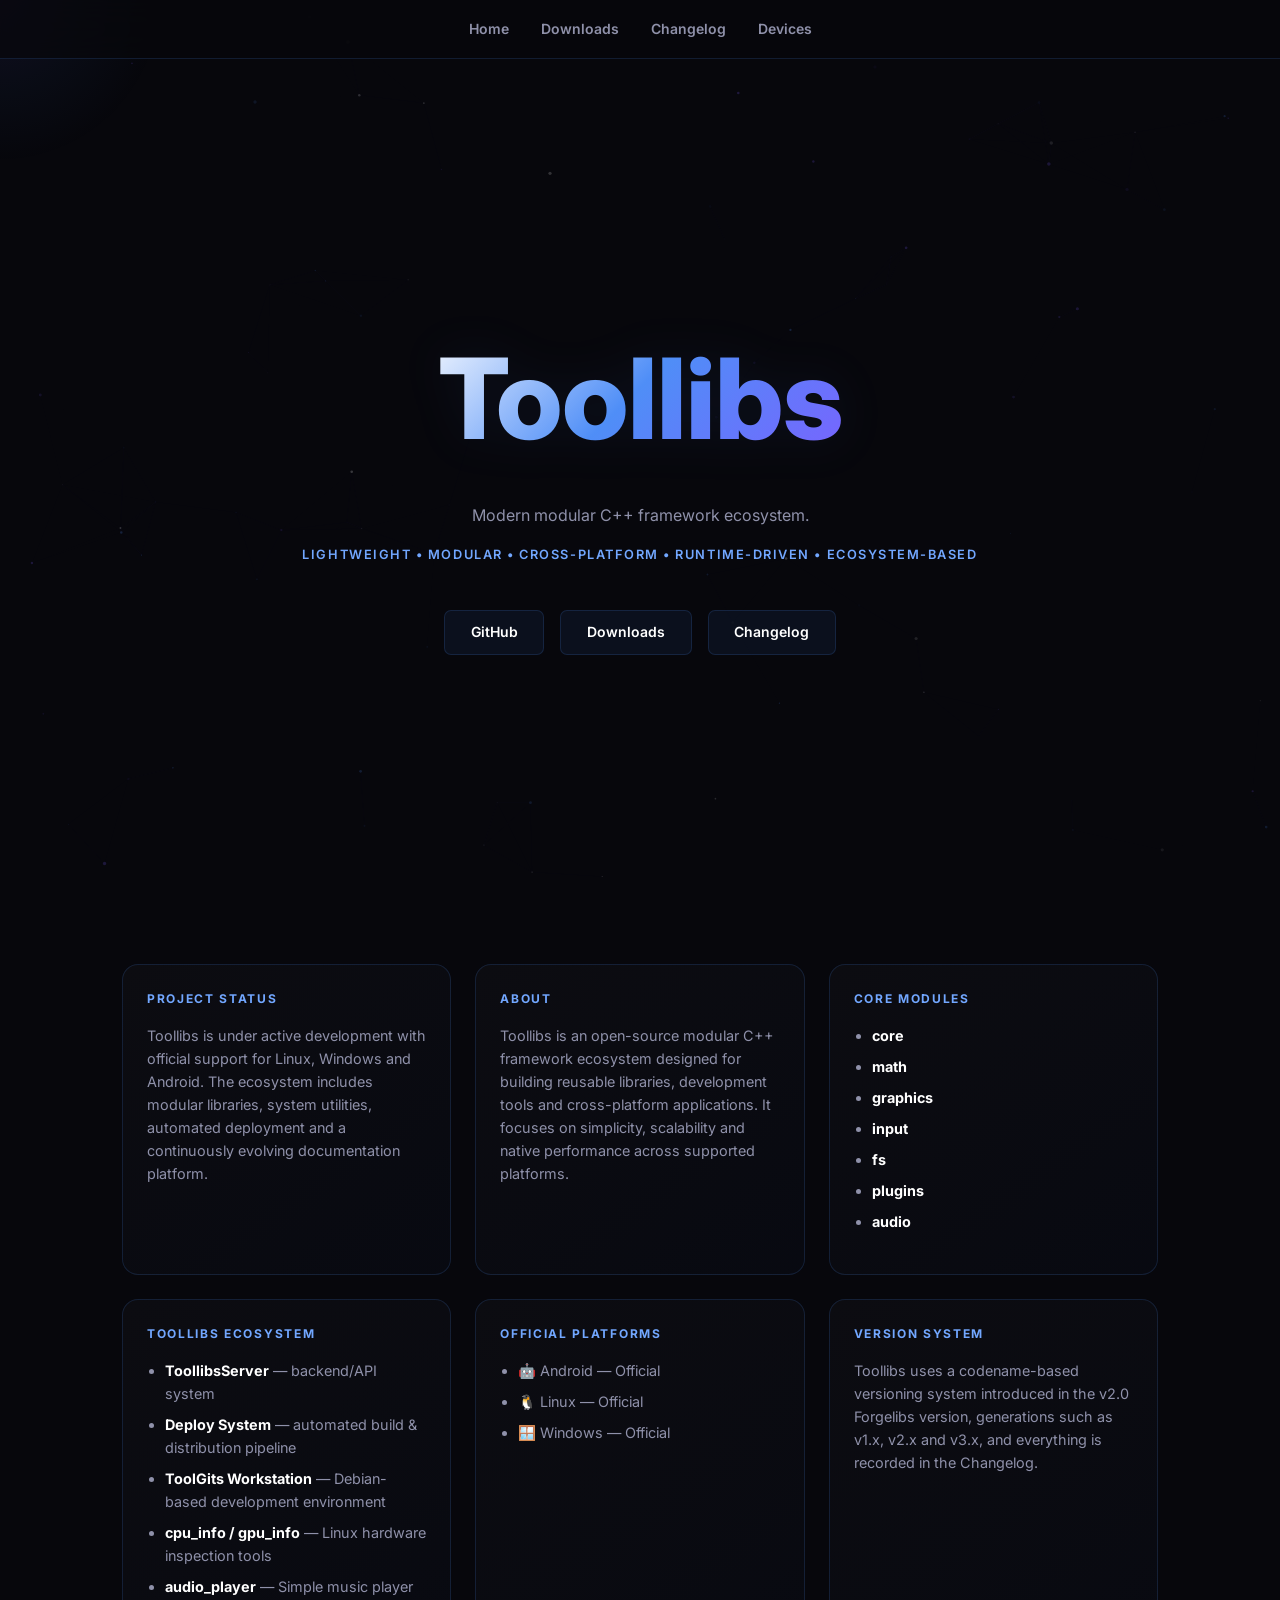
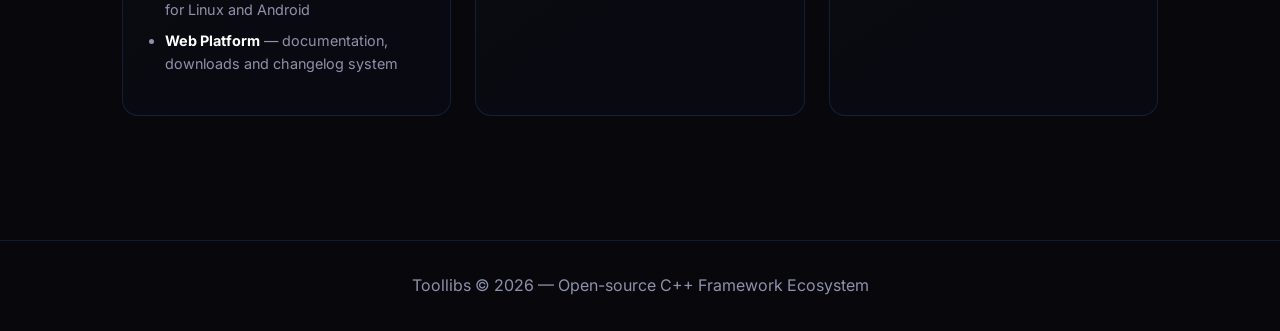
<file: docs/index.html>
<!DOCTYPE html>
<html lang="en">
<head>
  <meta charset="UTF-8">
  <meta name="viewport" content="width=device-width, initial-scale=1.0">
  <title>Toollibs — Modern Modular C++ Framework Ecosystem</title>
  <meta name="description" content="Toollibs is a modern modular C++ framework ecosystem for Linux, Windows and Android.">
  <link rel="canonical" href="https://toolgits.github.io/Toollibs/">
  <meta property="og:title" content="Toollibs — Modern Modular C++ Framework Ecosystem">
  <meta property="og:description" content="Modern modular C++ framework ecosystem for Linux, Windows and Android.">
  <meta property="og:type" content="website">
  <meta property="og:url" content="https://toolgits.github.io/Toollibs/">
  <meta property="og:image" content="https://toolgits.github.io/Toollibs/assets/Toollibs_newlogo.png">
  <meta property="og:image:alt" content="Toollibs logo">
  <meta name="google-site-verification" content="HNL-tHTLrDzS2yHfzAWBgTxmeaYajcRFndB6JZFLwmE" />
  <link rel="preconnect" href="https://fonts.googleapis.com">
  <link rel="preconnect" href="https://fonts.gstatic.com" crossorigin>
  <link href="https://fonts.googleapis.com/css2?family=Inter:wght@400;500;600;700;800&display=swap" rel="stylesheet">
<link rel="stylesheet" href="style-modern.css">

</head>
<body>
  <canvas id="bg"></canvas>
  <div class="cursor-glow" id="glow"></div>

  <nav>
    <a href="index.html">Home</a>
    <a href="downloads.html">Downloads</a>
    <a href="changelog.html">Changelog</a>
    <a href="devices.html">Devices</a>
  </nav>

  <header class="hero">
    <h1>Toollibs</h1>
    <p class="subtitle">
      Modern modular C++ framework ecosystem.
    </p>
    <p class="tagline">
      Lightweight • Modular • Cross-platform • Runtime-driven • Ecosystem-based
    </p>
    <div class="hero-buttons">
      <a class="button"
         href="https://github.com/ToolGits/Toollibs"
         target="_blank"
         rel="noopener noreferrer">
        GitHub
      </a>
      <a class="button" href="downloads.html">
        Downloads
      </a>
      <a class="button" href="changelog.html">
        Changelog
      </a>
    </div>
  </header>

  <main>
    <div class="grid">
<section>

<h2>Project Status</h2>

<p>
Toollibs is under active development with official support for
Linux, Windows and Android. The ecosystem includes modular libraries,
system utilities, automated deployment and a continuously evolving
documentation platform.
</p>

</section>

<section>

<h2>About</h2>

<p>
Toollibs is an open-source modular C++ framework ecosystem designed
for building reusable libraries, development tools and cross-platform
applications. It focuses on simplicity, scalability and native
performance across supported platforms.
</p>

</section>

      <section>
        <h2>Core Modules</h2>
        <ul>
          <li><strong>core</strong></li>
          <li><strong>math</strong></li>
          <li><strong>graphics</strong></li>
          <li><strong>input</strong></li>
          <li><strong>fs</strong></li>
          <li><strong>plugins</strong></li>
          <li><strong>audio</strong></li>
        </ul>
      </section>

      <section>
        <h2>Toollibs Ecosystem</h2>
        <ul>
          <li><strong>ToollibsServer</strong> — backend/API system</li>
          <li><strong>Deploy System</strong> — automated build & distribution pipeline</li>
          <li><strong>ToolGits Workstation</strong> — Debian-based development environment</li>
          <li><strong>cpu_info / gpu_info</strong> — Linux hardware inspection tools</li>
          <li><strong>audio_player</strong> — Simple music player for Linux and Android</li>
          <li><strong>Web Platform</strong> — documentation, downloads and changelog system</li>
        </ul>
      </section>

<section>

<h2>Official Platforms</h2>

<ul>
  <li>🤖 Android — Official</li>
  <li>🐧 Linux — Official</li>
  <li>🪟 Windows — Official</li>
</ul>

</section>

      <section>
        <h2>Version System</h2>
        <p>
          Toollibs uses a codename-based versioning system introduced in the v2.0 Forgelibs version,
          generations such as v1.x, v2.x and v3.x, and everything is recorded in the Changelog.
        </p>
      </section>
    </div>
  </main>

  <footer>
    <p>Toollibs © 2026 — Open-source C++ Framework Ecosystem</p>
  </footer>

  <script src="system.js"></script>
<script>
  const canvas = document.getElementById('bg');
  const glow = document.getElementById('glow');

  const colors = [
    [79, 142, 247],
    [124, 95, 255],
    [255, 255, 255]
  ];

  if (canvas) {
    const ctx = canvas.getContext('2d');

    let W = 0;
    let H = 0;
    let dots = [];

    function resize() {
      W = canvas.width = window.innerWidth;
      H = canvas.height = window.innerHeight;
    }

    function mkDot() {
      return {
        x: Math.random() * W,
        y: Math.random() * H,
        r: Math.random() * 1.4 + 0.4,
        vx: (Math.random() - 0.5) * 0.3,
        vy: (Math.random() - 0.5) * 0.3,
        a: Math.random(),
        color: colors[Math.floor(Math.random() * colors.length)]
      };
    }

    function initDots() {
      const count = window.innerWidth < 768 ? 55 : 90;
      dots = Array.from({ length: count }, mkDot);
    }

    function drawDots() {
      ctx.clearRect(0, 0, W, H);

      for (let i = 0; i < dots.length; i++) {
        const d = dots[i];

        d.x += d.vx;
        d.y += d.vy;

        if (d.x < 0) d.x = W;
        if (d.x > W) d.x = 0;
        if (d.y < 0) d.y = H;
        if (d.y > H) d.y = 0;

        for (let j = i + 1; j < dots.length; j++) {
          const b = dots[j];

          const dx = d.x - b.x;
          const dy = d.y - b.y;
          const dist = Math.sqrt(dx * dx + dy * dy);

          if (dist < 130) {
            ctx.strokeStyle =
              `rgba(124,95,255,${0.12 * (1 - dist / 130)})`;

            ctx.lineWidth = 0.5;

            ctx.beginPath();
            ctx.moveTo(d.x, d.y);
            ctx.lineTo(b.x, b.y);
            ctx.stroke();
          }
        }

        const [r, g, b] = d.color;

        ctx.fillStyle =
          `rgba(${r},${g},${b},${d.a * 0.6})`;

        ctx.beginPath();
        ctx.arc(d.x, d.y, d.r, 0, Math.PI * 2);
        ctx.fill();
      }

      requestAnimationFrame(drawDots);
    }

    resize();
    initDots();
    drawDots();

    window.addEventListener('resize', () => {
      resize();
      initDots();
    });
  }

if (glow && window.matchMedia('(hover: hover) and (pointer: fine)').matches) {
  function moveGlow(event) {
    glow.style.left = `${event.clientX}px`;
    glow.style.top = `${event.clientY}px`;
    glow.style.opacity = '1';
  }

  window.addEventListener('mousemove', moveGlow);

  window.addEventListener('mouseleave', () => {
    glow.style.opacity = '0';
  });
}

  const cards = document.querySelectorAll('.grid > section');

  if ('IntersectionObserver' in window) {
    const observer = new IntersectionObserver((entries) => {
      entries.forEach((entry) => {
        if (!entry.isIntersecting) return;

        const card = entry.target;
        const index = Array.from(
          card.parentElement.children
        ).indexOf(card);

        setTimeout(() => {
          card.classList.add('visible');
        }, index * 90);

        observer.unobserve(card);
      });
    }, {
      threshold: 0.12
    });

    cards.forEach((card) => {
      observer.observe(card);
    });
  } else {
    cards.forEach((card) => {
      card.classList.add('visible');
    });
  }
</script>
</body>
</html>
</file>
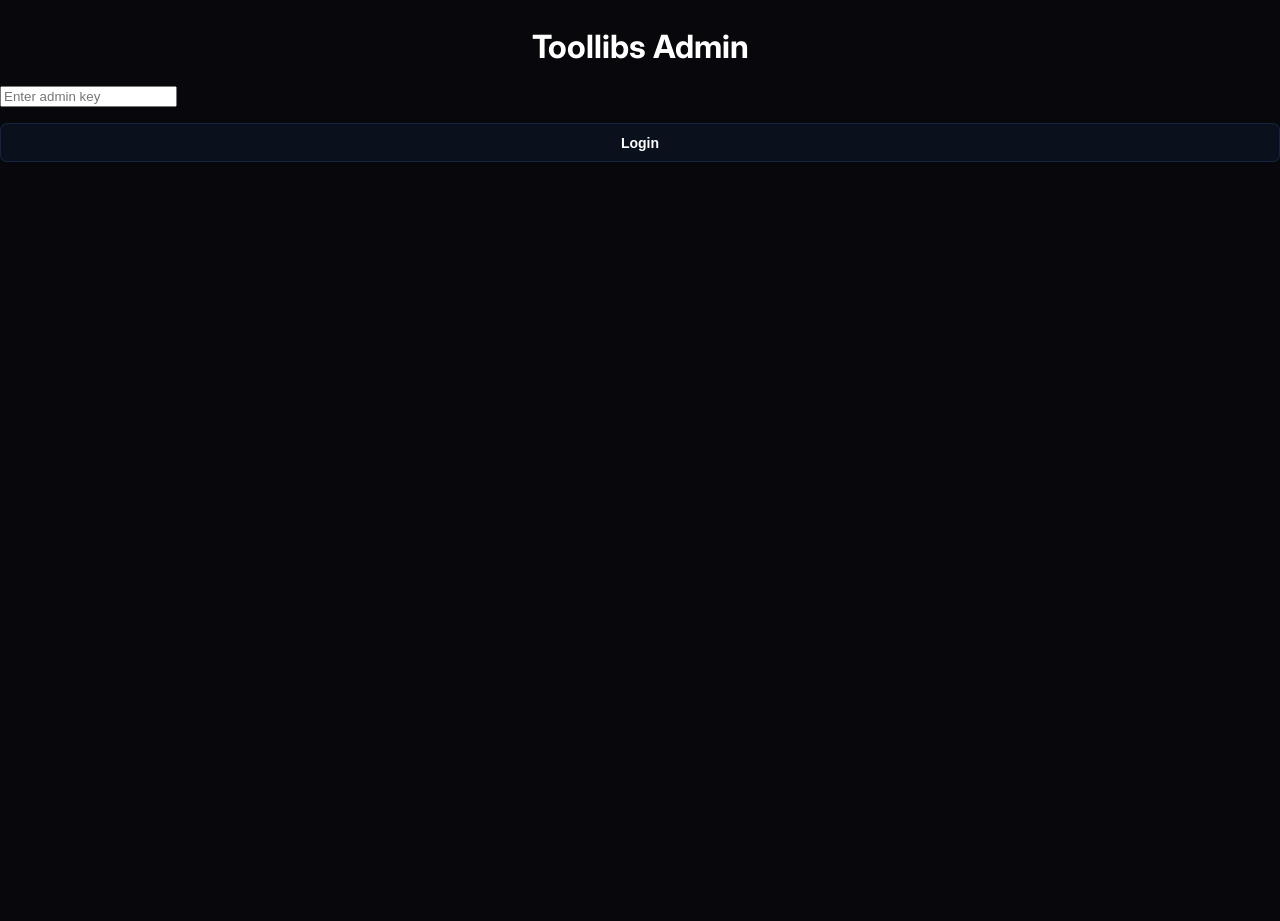
<file: docs/admin.html>
<!DOCTYPE html><html lang="en">
<head>
    <meta charset="UTF-8">
    <meta name="viewport" content="width=device-width, initial-scale=1.0"><title>Toollibs Admin</title>

<link rel="stylesheet" href="style-modern.css">

<link rel="preconnect" href="https://fonts.googleapis.com">
<link rel="preconnect" href="https://fonts.gstatic.com" crossorigin>

<link href="https://fonts.googleapis.com/css2?family=Inter:wght@400;500;600;700;800&display=swap" rel="stylesheet">

</head><body><div class="login-card">

    <h1 style="text-align:center; margin-bottom:10px;">
        Toollibs Admin
    </h1>

    <input
        id="key"
        type="password"
        placeholder="Enter admin key"
        onkeydown="if(event.key==='Enter') login()"
    >

    <button
        class="button"
        style="width:100%; margin-top:15px;"
        onclick="login()"
    >
        Login
    </button>

    <p
        id="status"
        style="
            text-align:center;
            margin-top:15px;
            color:#8b949e;
        "
    ></p>

</div>

<script>

const ADMIN_HASH =
"1115f527313bce07997ffd3b5097c9434cb3a18dcdac75d01a153cc7c7ef4faf";

async function sha256(text) {

    const msgBuffer =
    new TextEncoder().encode(text);

    const hashBuffer =
    await crypto.subtle.digest(
        "SHA-256",
        msgBuffer
    );

    const hashArray =
    Array.from(
        new Uint8Array(hashBuffer)
    );

    return hashArray
    .map(b =>
        b.toString(16)
        .padStart(2, "0")
    )
    .join("");
}

async function login() {

    const input =
    document.getElementById("key").value;

    const status =
    document.getElementById("status");

    status.textContent = "Checking key...";

    const hash =
    await sha256(input);

    if (hash === ADMIN_HASH) {

        localStorage.setItem(
            "toollibs_admin",
            JSON.stringify({
                auth: true,
                time: Date.now()
            })
        );

        status.textContent =
        "Access granted";

        setTimeout(() => {
            window.location.href =
            "panel.html";
        }, 500);

    } else {

        status.textContent =
        "Invalid key";
    }
}

</script>

</body>
</html>
</file>
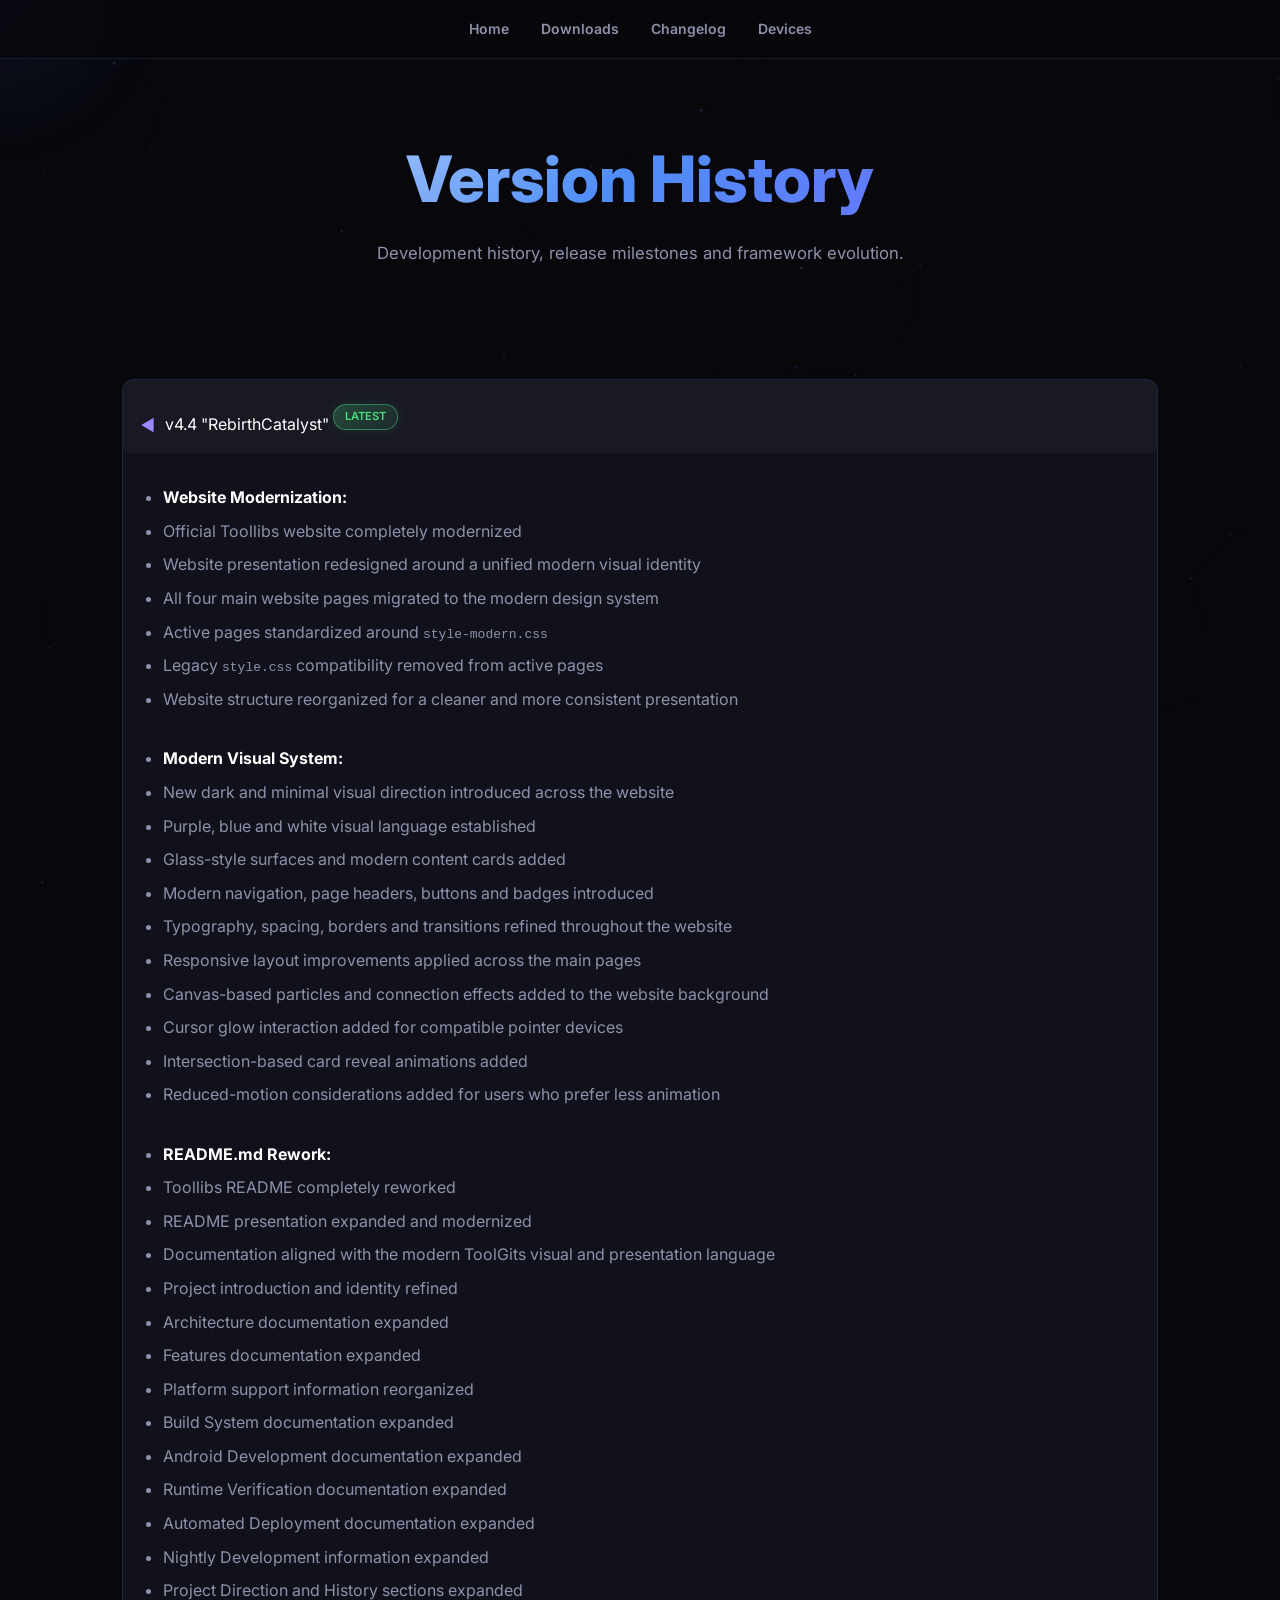
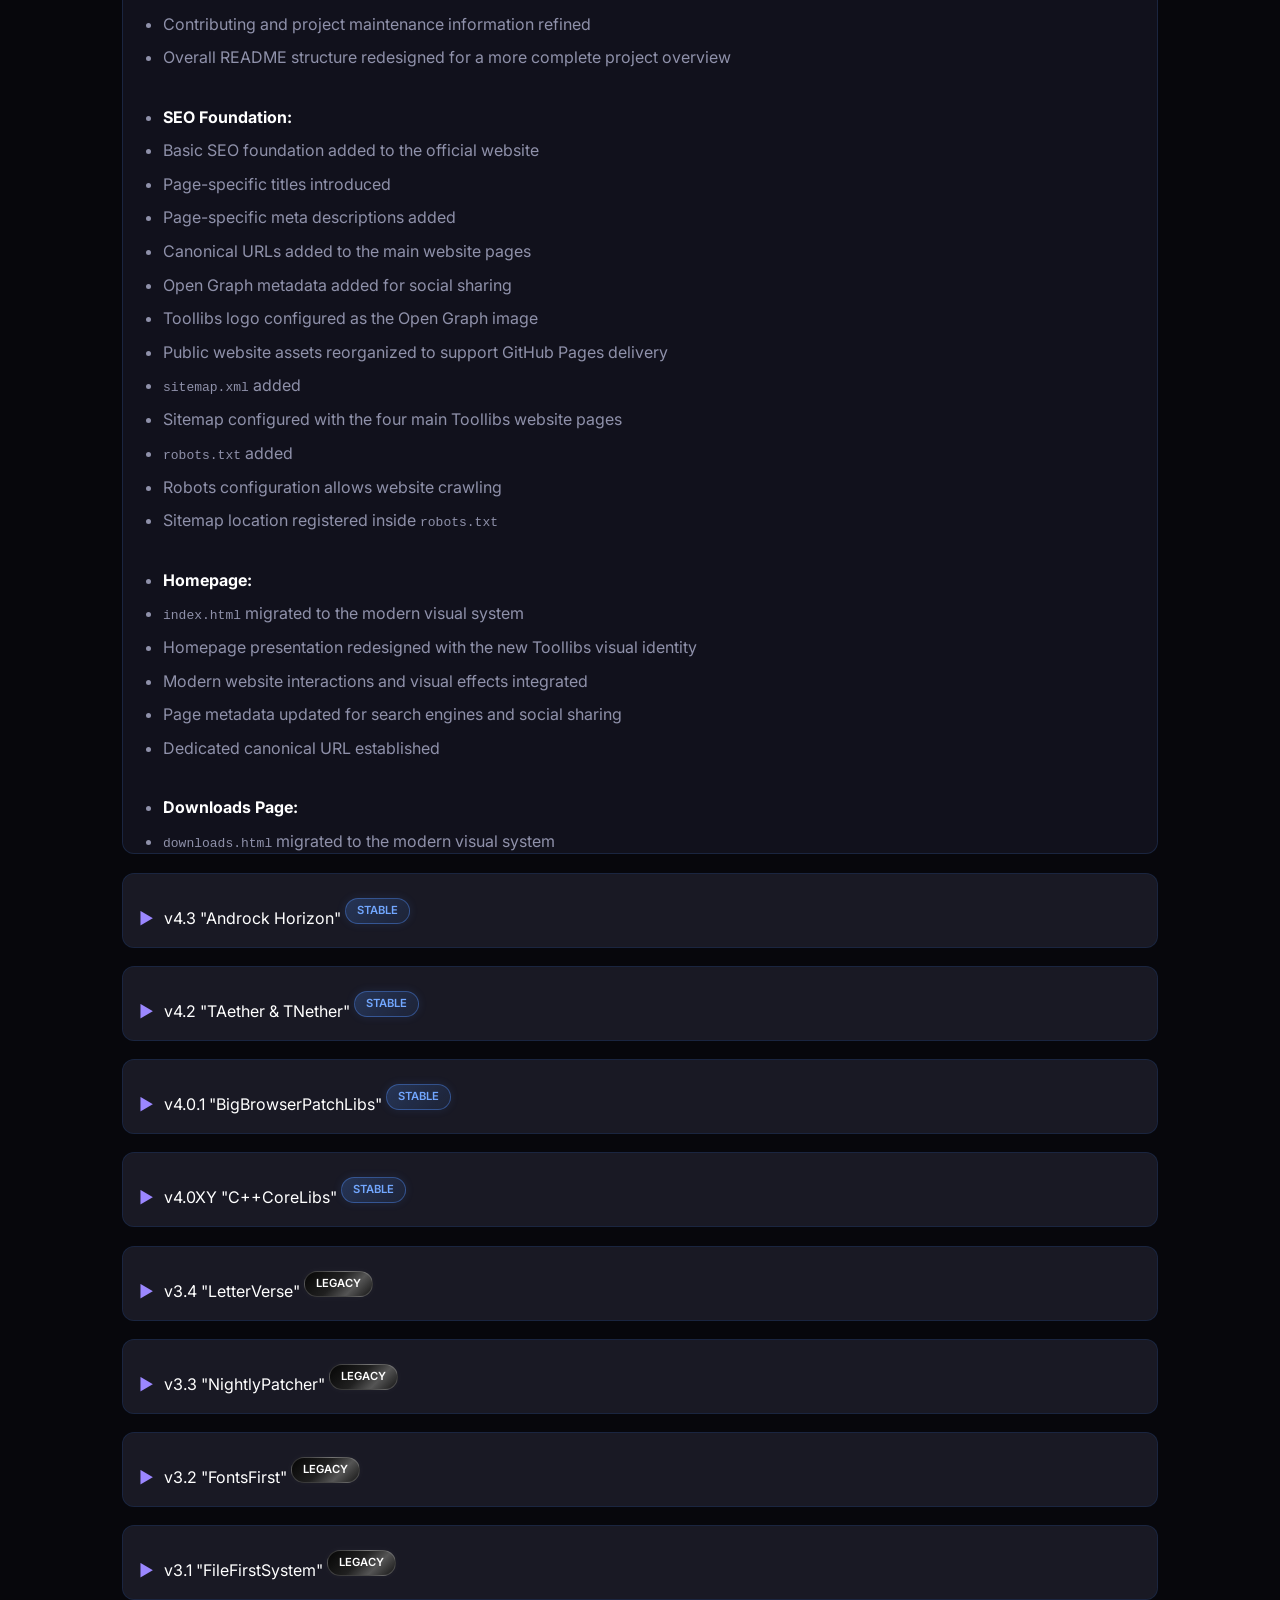
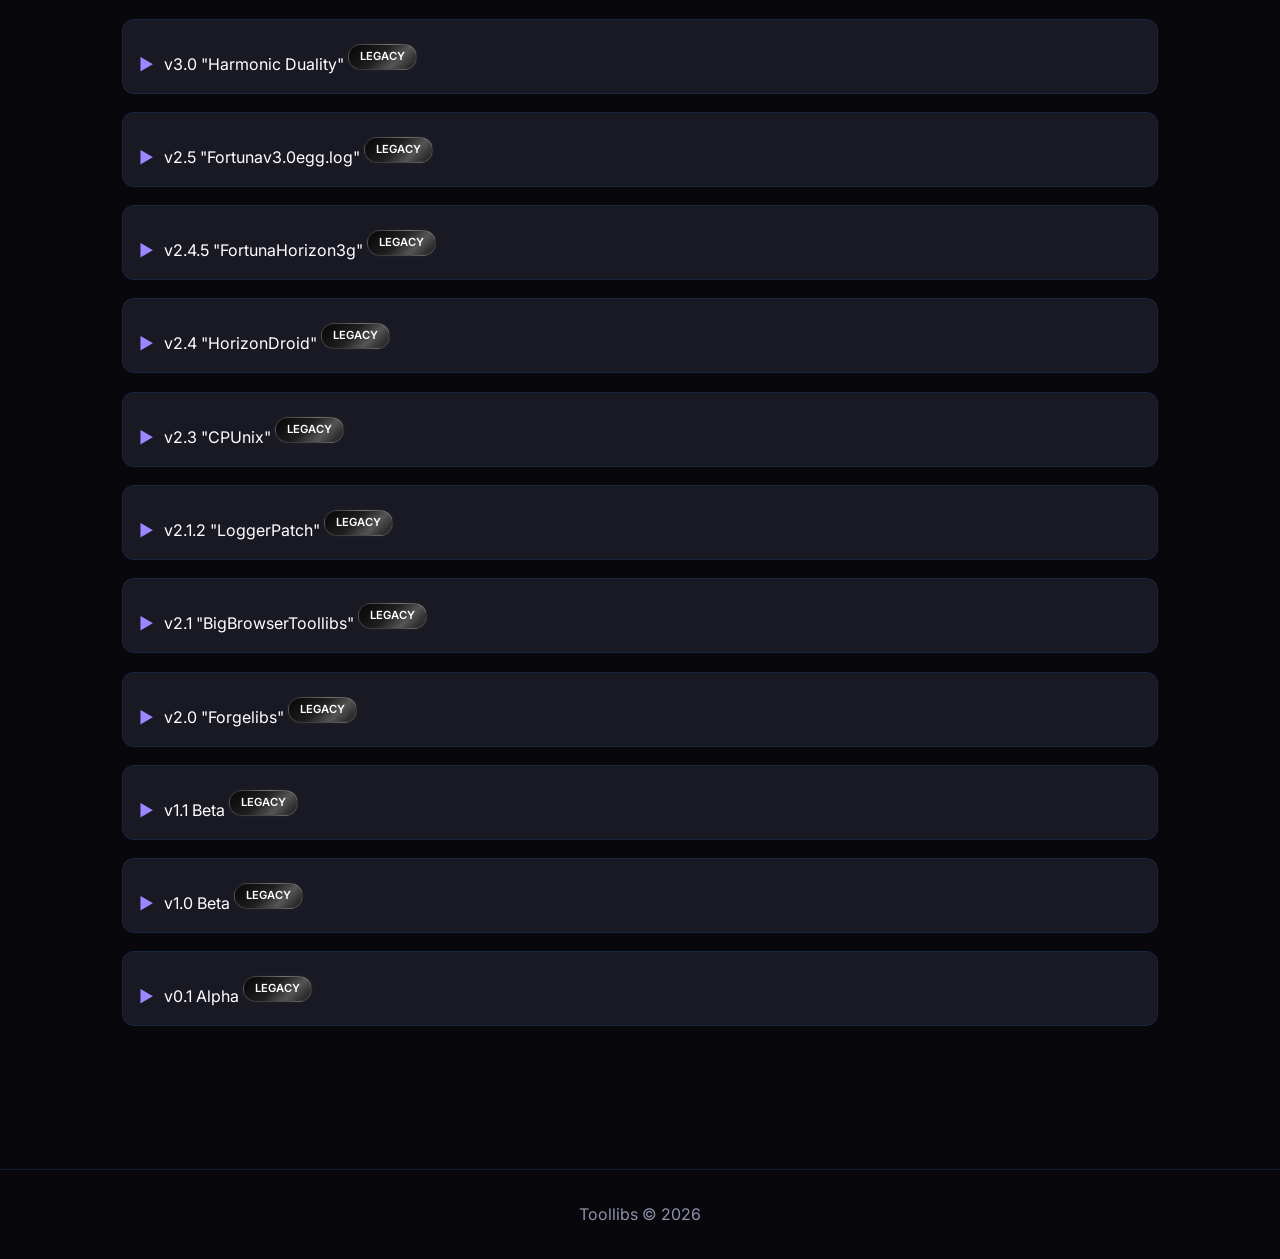
<file: docs/changelog.html>
<!DOCTYPE html>
<html lang="en">
<head>
  <meta charset="UTF-8">
  <meta name="viewport" content="width=device-width, initial-scale=1.0">

  <title>Toollibs — Changelog & Version History</title>

  <meta name="description" content="Explore Toollibs development history, releases, milestones and framework evolution.">
  <link rel="canonical" href="https://toolgits.github.io/Toollibs/changelog.html">

  <link rel="preconnect" href="https://fonts.googleapis.com">
  <link rel="preconnect" href="https://fonts.gstatic.com" crossorigin>

  <link href="https://fonts.googleapis.com/css2?family=Inter:wght@400;500;600;700;800&display=swap" rel="stylesheet">

  <link rel="stylesheet" href="style-modern.css">

<style>
  /* =========================
     EXTRA ANIMATIONS LAYER
  ========================= */

  /* =========================
     CARD ENTRY
  ========================= */

  .changelog-card {
    opacity: 0;
    transform:
      translateY(18px)
      scale(0.985);

    animation:
      changelogEntry 0.65s ease forwards;

    transition:
      transform 0.3s ease,
      border-color 0.3s ease,
      box-shadow 0.3s ease;
  }

  .changelog-card:nth-child(1) {
    animation-delay: 0.05s;
  }

  .changelog-card:nth-child(2) {
    animation-delay: 0.1s;
  }

  .changelog-card:nth-child(3) {
    animation-delay: 0.15s;
  }

  .changelog-card:nth-child(4) {
    animation-delay: 0.2s;
  }

  .changelog-card:nth-child(5) {
    animation-delay: 0.25s;
  }

  .changelog-card:nth-child(6) {
    animation-delay: 0.3s;
  }

  .changelog-card:nth-child(7) {
    animation-delay: 0.35s;
  }

  @keyframes changelogEntry {
    from {
      opacity: 0;
      transform:
        translateY(18px)
        scale(0.985);
    }

    to {
      opacity: 1;
      transform:
        translateY(0)
        scale(1);
    }
  }


  /* =========================
     CARD HOVER
  ========================= */

  .changelog-card:hover {
    transform:
      translateY(-3px)
      scale(1.002);

    border-color:
      var(--border-strong);

    box-shadow:
      0 14px 38px rgba(0, 0, 0, 0.3),
      0 0 24px rgba(79, 142, 247, 0.08),
      0 0 32px rgba(124, 95, 255, 0.07);
  }


  /* =========================
     HEADER
  ========================= */

  .changelog-header {
    position: relative;
    overflow: hidden;
  }

  .changelog-header::after {
    content: "";

    position: absolute;

    top: 0;
    left: -130%;

    width: 70%;
    height: 100%;

    background:
      linear-gradient(
        110deg,
        transparent,
        rgba(255, 255, 255, 0.08),
        transparent
      );

    transform: skewX(-20deg);

    pointer-events: none;
  }

  .changelog-card:hover
  .changelog-header::after {
    animation:
      headerShine 0.9s ease;
  }

  @keyframes headerShine {
    from {
      left: -130%;
    }

    to {
      left: 150%;
    }
  }


  /* =========================
     CONTENT
  ========================= */

  .changelog-content {
    max-height: 0;

    overflow: hidden;

    opacity: 0;

    transform:
      translateY(-6px)
      scaleY(0.98);

    transform-origin: top;

    transition:
      max-height 0.4s ease,
      opacity 0.35s ease,
      transform 0.4s ease;
  }

  .changelog-card.open
  .changelog-content {
    max-height: 2000px;

    opacity: 1;

    transform:
      translateY(0)
      scaleY(1);
  }


  /* =========================
     ARROW
  ========================= */

  .arrow {
    display: inline-block;

    margin-right: 6px;

    color: var(--purple-light);

    transform: rotate(0deg);

    transition:
      transform 0.35s ease,
      color 0.25s ease,
      filter 0.25s ease;
  }

  .changelog-card:not(.open)
  .arrow {
    transform: rotate(0deg);
  }

  .changelog-card.open
  .arrow {
    transform: rotate(90deg);
  }

  .changelog-card:hover
  .arrow {
    color: var(--blue-light);

    filter:
      drop-shadow(
        0 0 7px
        rgba(79, 142, 247, 0.5)
      );
  }


  /* =========================
     BADGE BASE
  ========================= */

  .changelog-card .badge {
    position: relative;

    display: inline-block;

    overflow: hidden;

    border-radius: 999px;

    transition:
      transform 0.25s ease,
      box-shadow 0.25s ease,
      filter 0.25s ease;
  }

  .changelog-card .badge::after {
    content: "";

    position: absolute;

    top: 0;
    left: -140%;

    width: 65%;
    height: 100%;

    background:
      linear-gradient(
        110deg,
        transparent,
        rgba(255, 255, 255, 0.55),
        transparent
      );

    transform: skewX(-20deg);

    pointer-events: none;

    animation:
      badgeShine 3.2s ease-in-out infinite;
  }

  @keyframes badgeShine {
    0% {
      left: -140%;
    }

    35%,
    100% {
      left: 150%;
    }
  }


  /* =========================
     STABLE
  ========================= */

  .changelog-card .badge.stable {
    background:
      linear-gradient(
        135deg,
        rgba(79, 142, 247, 0.24),
        rgba(79, 142, 247, 0.09)
      );

    color: var(--blue-light);

    border:
      1px solid
      rgba(79, 142, 247, 0.42);

    box-shadow:
      0 0 10px
      rgba(79, 142, 247, 0.12);

    animation:
      stableGlow 2.6s ease-in-out infinite;
  }

  @keyframes stableGlow {
    0%,
    100% {
      box-shadow:
        0 0 7px
        rgba(79, 142, 247, 0.08);
    }

    50% {
      box-shadow:
        0 0 19px
        rgba(79, 142, 247, 0.32);
    }
  }


  /* =========================
     LATEST
  ========================= */

  .changelog-card .badge.latest {
    background:
      linear-gradient(
        135deg,
        rgba(74, 222, 128, 0.25),
        rgba(74, 222, 128, 0.08)
      );

    color: var(--green);

    border:
      1px solid
      rgba(74, 222, 128, 0.45);

    box-shadow:
      0 0 10px
      rgba(74, 222, 128, 0.12);

    animation:
      latestGlow 2.2s ease-in-out infinite;
  }

  @keyframes latestGlow {
    0%,
    100% {
      box-shadow:
        0 0 7px
        rgba(74, 222, 128, 0.08);
    }

    50% {
      box-shadow:
        0 0 21px
        rgba(74, 222, 128, 0.35);
    }
  }


/* =========================
   LEGACY
========================= */

.changelog-card .badge.legacy {
  background:
    linear-gradient(
      135deg,
      #050505,
      #202020 45%,
      #555555 70%,
      #151515
    );

  color: #ffffff;

  border:
    1px solid
    rgba(255, 255, 255, 0.18);

  box-shadow:
    0 0 8px
    rgba(255, 255, 255, 0.04);
}

.changelog-card .badge.legacy:hover {
  transform:
    translateY(-1px)
    scale(1.025);

  filter: brightness(1.08);

  box-shadow:
    0 0 14px
    rgba(255, 255, 255, 0.1);
}

  /* =========================
     BADGE HOVER
  ========================= */

  .changelog-card .badge:hover {
    transform:
      translateY(-1px)
      scale(1.025);

    filter:
      brightness(1.08);
  }

  .changelog-card .badge.stable:hover {
    box-shadow:
      0 0 22px
      rgba(79, 142, 247, 0.4);
  }

  .changelog-card .badge.latest:hover {
    box-shadow:
      0 0 24px
      rgba(74, 222, 128, 0.42);
  }

  .changelog-card .badge.legacy:hover {
    box-shadow:
      0 0 20px
      rgba(255, 255, 255, 0.16);
  }


  /* =========================
     REDUCED MOTION
  ========================= */

  @media (prefers-reduced-motion: reduce) {

    .changelog-card {
      opacity: 1;

      transform: none;

      animation: none;
    }

    .changelog-card:hover {
      transform: none;
    }

    .changelog-header::after,
    .changelog-card .badge::after {
      display: none;
    }

    .changelog-card .badge.stable,
    .changelog-card .badge.latest,
    .changelog-card .badge.legacy {
      animation: none;
    }

    .changelog-content,
    .arrow,
    .changelog-card,
    .changelog-card .badge {
      transition: none;
    }
  }
 </style>
</head>

<body>

<canvas id="bg"></canvas>
<div class="cursor-glow" id="glow"></div>

<nav>
  <a href="index.html">Home</a>
  <a href="downloads.html">Downloads</a>
  <a href="changelog.html">Changelog</a>
  <a href="devices.html">Devices</a>
</nav>

<div class="page-header">
  <h1>Version History</h1>
  <p>Development history, release milestones and framework evolution.</p>
</div>

<main>

<!-- v4.4 -->
<div class="changelog-card open" onclick="toggleCard(this)">

  <div class="changelog-header">
    <div class="changelog-title">
      <span class="arrow">▶</span>
      v4.4 "RebirthCatalyst"
      <span class="badge latest">LATEST</span>
    </div>
  </div>

  <div class="changelog-content">

    <ul>

      <li><strong>Website Modernization:</strong></li>

      <li>Official Toollibs website completely modernized</li>
      <li>Website presentation redesigned around a unified modern visual identity</li>
      <li>All four main website pages migrated to the modern design system</li>
      <li>Active pages standardized around <code>style-modern.css</code></li>
      <li>Legacy <code>style.css</code> compatibility removed from active pages</li>
      <li>Website structure reorganized for a cleaner and more consistent presentation</li>

      <br>

      <li><strong>Modern Visual System:</strong></li>

      <li>New dark and minimal visual direction introduced across the website</li>
      <li>Purple, blue and white visual language established</li>
      <li>Glass-style surfaces and modern content cards added</li>
      <li>Modern navigation, page headers, buttons and badges introduced</li>
      <li>Typography, spacing, borders and transitions refined throughout the website</li>
      <li>Responsive layout improvements applied across the main pages</li>
      <li>Canvas-based particles and connection effects added to the website background</li>
      <li>Cursor glow interaction added for compatible pointer devices</li>
      <li>Intersection-based card reveal animations added</li>
      <li>Reduced-motion considerations added for users who prefer less animation</li>

      <br>

      <li><strong>README.md Rework:</strong></li>

      <li>Toollibs README completely reworked</li>
      <li>README presentation expanded and modernized</li>
      <li>Documentation aligned with the modern ToolGits visual and presentation language</li>
      <li>Project introduction and identity refined</li>
      <li>Architecture documentation expanded</li>
      <li>Features documentation expanded</li>
      <li>Platform support information reorganized</li>
      <li>Build System documentation expanded</li>
      <li>Android Development documentation expanded</li>
      <li>Runtime Verification documentation expanded</li>
      <li>Automated Deployment documentation expanded</li>
      <li>Nightly Development information expanded</li>
      <li>Project Direction and History sections expanded</li>
      <li>Contributing and project maintenance information refined</li>
      <li>Overall README structure redesigned for a more complete project overview</li>

      <br>

      <li><strong>SEO Foundation:</strong></li>

      <li>Basic SEO foundation added to the official website</li>
      <li>Page-specific titles introduced</li>
      <li>Page-specific meta descriptions added</li>
      <li>Canonical URLs added to the main website pages</li>
      <li>Open Graph metadata added for social sharing</li>
      <li>Toollibs logo configured as the Open Graph image</li>
      <li>Public website assets reorganized to support GitHub Pages delivery</li>
      <li><code>sitemap.xml</code> added</li>
      <li>Sitemap configured with the four main Toollibs website pages</li>
      <li><code>robots.txt</code> added</li>
      <li>Robots configuration allows website crawling</li>
      <li>Sitemap location registered inside <code>robots.txt</code></li>

      <br>

      <li><strong>Homepage:</strong></li>

      <li><code>index.html</code> migrated to the modern visual system</li>
      <li>Homepage presentation redesigned with the new Toollibs visual identity</li>
      <li>Modern website interactions and visual effects integrated</li>
      <li>Page metadata updated for search engines and social sharing</li>
      <li>Dedicated canonical URL established</li>

      <br>

      <li><strong>Downloads Page:</strong></li>

      <li><code>downloads.html</code> migrated to the modern visual system</li>
      <li>Existing Smart Download functionality preserved</li>
      <li>Existing platform and architecture detection retained</li>
      <li>Existing compatible-build filtering retained</li>
      <li>Downloads presentation redesigned to match the modern website</li>
      <li>Page metadata updated for search engines and social sharing</li>
      <li>Dedicated canonical URL established</li>

      <br>

      <li><strong>Changelog Page:</strong></li>

      <li><code>changelog.html</code> migrated to the modern visual system</li>
      <li>Existing expandable release-card structure preserved</li>
      <li>Release history presentation integrated with the new website identity</li>
      <li>Page metadata updated for search engines and social sharing</li>
      <li>Dedicated canonical URL established</li>

      <br>

      <li><strong>Devices Page:</strong></li>

      <li><code>devices.html</code> migrated to the modern visual system</li>
      <li>Device and platform information presentation redesigned</li>
      <li>Responsive presentation improvements applied</li>
      <li>Page metadata updated for search engines and social sharing</li>
      <li>Dedicated canonical URL established</li>

      <br>

      <li><strong>Web Assets & Structure:</strong></li>

      <li>Toollibs website logo made available through the public <code>docs/assets/</code> directory</li>
      <li>Website assets reorganized to work correctly with the GitHub Pages structure</li>
      <li>Active website pages standardized around the modern stylesheet</li>
      <li>Legacy visual dependencies removed from active pages</li>
      <li>Website presentation made more consistent across all major sections</li>

      <br>

      <li><strong>Release Milestone:</strong></li>

      <li>Toollibs fourth generation receives a major presentation modernization</li>
      <li>Official website receives its largest visual redesign in the current generation</li>
      <li>Project documentation receives a major README rework</li>
      <li>Search and social discoverability foundations established</li>
      <li>Existing Toollibs functionality preserved while its public presentation is modernized</li>
      <li>RebirthCatalyst establishes a new visual and documentation foundation for future Toollibs development</li>

    </ul>

    <p>
      RebirthCatalyst is a major modernization release for the Toollibs
      project. Rather than changing the identity or core purpose of the
      framework ecosystem, this release focuses on rebuilding its public
      presentation through a completely modernized website, a substantially
      reworked README, improved documentation structure, and a new SEO
      foundation.
    </p>

    <p>
      The four main Toollibs website pages were migrated to the new visual
      system, establishing a consistent experience across the homepage,
      downloads, changelog and devices sections. Existing functionality,
      including Smart Download, was preserved while the pages themselves
      received their visual and metadata modernization.
    </p>

    <p>
      RebirthCatalyst also establishes the foundation for better public
      discoverability through page-specific metadata, canonical URLs,
      Open Graph integration, <code>sitemap.xml</code>, and
      <code>robots.txt</code>. Together with the new README and website
      structure, these changes give Toollibs a significantly more refined
      public identity while preserving the framework ecosystem itself.
    </p>

  </div>

</div>

<!-- v4.3 -->
<div class="changelog-card open" onclick="toggleCard(this)">

  <div class="changelog-header">
    <div class="changelog-title">
      <span class="arrow">▶</span>
      v4.3 "Androck Horizon"
      <span class="badge stable">STABLE</span>
    </div>
  </div>

  <div class="changelog-content">

    <ul>

      <li><strong>Android Ecosystem:</strong></li>

      <li>Android platform development returned as a major focus</li>
      <li>New <code>android_device_diagnostic</code> tool introduced</li>
      <li>Native Android device diagnostic system introduced</li>
      <li>Android NDK integration expanded</li>
      <li>AArch64 Android build support added for the diagnostic system</li>

      <br>

      <li><strong>JNI:</strong></li>

      <li>JNI integration introduced for <code>android_device_diagnostic</code></li>
      <li><code>JNI_OnLoad()</code> initialization implemented</li>
      <li><code>RegisterNatives()</code> integration implemented</li>
      <li>Java ↔ native C++ communication layer introduced</li>

      <br>

      <li><strong>Build System:</strong></li>

      <li>Android device diagnostic build target added to the Makefile</li>
      <li>Android shared library generation added</li>
      <li>Android NDK detection integrated into the build system</li>
      <li>Android diagnostic library generated as an AArch64 <code>.so</code></li>
      <li>Android build group updated with the new diagnostic system</li>
      <li>Deployment system prepared for Android diagnostic binaries</li>

      <br>

      <li><strong>FileSystem:</strong></li>

      <li><code>fs_emucmd</code> compatibility warnings addressed with dedicated compiler flags</li>
      <li>Linux <code>fs_emucmd</code> build flags refined</li>
      <li>Windows <code>fs_emucmd</code> build flags refined</li>

      <br>

      <li><strong>Android Ecosystem Cleanup:</strong></li>

      <li>Toollibs Local Android officially discontinued</li>
      <li>Android tooling direction reorganized around native diagnostic capabilities</li>

      <br>

      <li><strong>Generation Milestone:</strong></li>

      <li>Fourth Toollibs generation expanded with renewed Android development</li>
      <li>Android platform returns as a major ecosystem focus</li>
      <li>New native diagnostic architecture established for future Android tooling</li>

    </ul>

    <p>
      Androck Horizon marks the return of Android as a major focus of the
      Toollibs ecosystem. The release introduces
      <code>android_device_diagnostic</code>, native Android NDK support,
      JNI integration, and a new foundation for future Android tooling while
      officially retiring the previous Toollibs Local Android system.
    </p>

    <p>
      This release also marks the end of the Samsung Galaxy Grand Prime
      SM-G530H, known as <code>fortunave3g</code>, as a functional testing
      device. The device became unable to boot after a Samsung Android 5.0.2
      firmware boot update and is now limited to Download Mode / Bootloader.
      Recovery is unavailable, and the micro-USB data connection suffered
      D+ / D- failure.
    </p>

  </div>

</div>

<!-- v4.2 -->
<div class="changelog-card open" onclick="toggleCard(this)">

  <div class="changelog-header">
    <div class="changelog-title">
      <span class="arrow">▶</span>
      v4.2 "TAether & TNether"
      <span class="badge stable">STABLE</span>
    </div>
  </div>

  <div class="changelog-content">

    <ul>

      <li><strong>Toollibs Architecture System:</strong></li>

      <li>Official architecture naming system introduced</li>
      <li>TAether (Toollibs Aether) established as the main branch architecture</li>
      <li>TNether (Toollibs Nether) introduced as the nightly branch architecture</li>
      <li>Architecture identities separated between stable and experimental development</li>

      <br>

      <li><strong>Build System:</strong></li>

      <li>Makefile architecture detection improved</li>
      <li>HAS_MINGW detection now reports MinGW availability using yes/no status</li>
      <li>Build information output improved</li>

      <br>

      <li><strong>Community:</strong></li>

      <li>ToolGits SV Discord server introduced</li>
      <li>Developer communication ecosystem expanded</li>

      <br>

      <li><strong>Documentation:</strong></li>

      <li>Architecture naming documented across Toollibs documentation</li>
      <li>Project identity and ecosystem organization refined</li>

    </ul>

    <p>
      v4.2 "TAether & TNether" introduces the official Toollibs architecture naming system.
      TAether defines the stable main branch architecture, while TNether defines
      the nightly development architecture, creating a clearer separation between
      production and experimental environments.
    </p>

  </div>

</div>

<!-- v4.0.1 -->
<div class="changelog-card open" onclick="toggleCard(this)">

  <div class="changelog-header">
    <div class="changelog-title">
      <span class="arrow">▶</span>
      v4.0.1 "BigBrowserPatchLibs"
      <span class="badge stable">STABLE</span>
    </div>
  </div>

  <div class="changelog-content">

    <ul>

      <li><strong>Home:</strong></li>

      <li>Homepage redesigned with a cleaner and stronger presentation</li>
      <li>Hero section modernized</li>
      <li>Project Status section updated</li>
      <li>About section rewritten</li>
      <li>Core Modules reorganized</li>
      <li>Official Platforms section introduced</li>
      <li>General homepage layout improved</li>

      <br>

      <li><strong>Downloads:</strong></li>

      <li>Automatic Android platform detection improved</li>
      <li>aarch64 builds automatically recommended for Android devices</li>
      <li>armv7l architecture detection added</li>
      <li>armv6l architecture detection added</li>
      <li>Platform filtering logic improved</li>
      <li>Download experience refined</li>

      <br>

      <li><strong>Devices:</strong></li>

      <li>Android phones and tablets unified into a single Android category</li>
      <li>Desktop and Laptop merged into one platform section</li>
      <li>Operating Systems compatibility table introduced</li>
      <li>Official compatibility system added</li>
      <li>Partial compatibility system introduced</li>
      <li>Smart TV documentation updated</li>
      <li>Compatibility legend expanded</li>
      <li>Overall layout and readability improved</li>

      <br>

      <li><strong>Documentation:</strong></li>

      <li>Website documentation reorganized</li>
      <li>Platform descriptions updated</li>
      <li>Improved consistency across website pages</li>
      <li>Navigation experience refined</li>
      <li>General readability improvements</li>

      <br>

      <li><strong>General:</strong></li>

      <li>Overall website polish and refinement</li>
      <li>Visual consistency improved across multiple pages</li>
      <li>Maintenance update for the Toollibs Web Platform</li>

    </ul>

    <p>

      BigBrowserPatchLibs is the first maintenance update of the Toollibs v4 generation.
      It focuses on improving the Toollibs Web Platform by modernizing the homepage,
      refining Downloads, reorganizing Devices, expanding documentation, and delivering
      a cleaner and more consistent browsing experience across the entire website.

    </p>

  </div>

</div>

<!-- v4.0XY -->
<div class="changelog-card open" onclick="toggleCard(this)">

  <div class="changelog-header">
    <div class="changelog-title">
      <span class="arrow">▶</span>
      v4.0XY "C++CoreLibs"
      <span class="badge stable">STABLE</span>
    </div>
  </div>

  <div class="changelog-content">

    <ul>

      <li><strong>Core System:</strong></li>

      <li>Core module redesigned</li>
      <li>Internal Core architecture improved</li>
      <li>Preparation for future Core expansion</li>

      <br>

      <li><strong>Logger:</strong></li>

      <li>MainLogger verification pipeline rewritten</li>
      <li>Logger verification tests added</li>
      <li>Improved runtime validation</li>

      <br>

      <li><strong>TimerTrigger:</strong></li>

      <li>New TimerTrigger module introduced</li>
      <li>Automatic callback execution</li>
      <li>Integrated with MainLogger verification pipeline</li>
      <li>Runtime timer validation added</li>

      <br>

      <li><strong>Verification Pipeline:</strong></li>

      <li>Module integrity verification expanded</li>
      <li>Improved runtime diagnostics</li>
      <li>Healthy / Degraded / Critical system status reporting</li>

      <br>

      <li><strong>Generation Milestone:</strong></li>

      <li>First official release of the Toollibs v4 generation</li>
      <li>Beginning of the C++CoreLibs architecture</li>

    </ul>

    <p>

      C++CoreLibs marks the beginning of Toollibs v4,
      introducing a redesigned Core architecture focused on
      verification, diagnostics and future extensibility.

    </p>

  </div>

</div>

<!-- v3.4 -->
<div class="changelog-card open" onclick="toggleCard(this)">

  <div class="changelog-header">
    <div class="changelog-title">
      <span class="arrow">▶</span>
      v3.4 "LetterVerse"
      <span class="badge legacy">LEGACY</span>
    </div>
  </div>

  <div class="changelog-content">
    <ul>

      <li>New Toollibs logo introduced</li>
      <li>Updated project visual identity</li>
      <li>README documentation improved</li>
      <li>Audio module officially documented as part of the Toollibs ecosystem</li>
      <li>Improved project presentation across documentation pages</li>

    </ul>

    <p>
      LetterVerse focuses on refining the Toollibs identity, documentation,
      and overall project presentation while continuing the evolution of the framework ecosystem.
    </p>

  </div>

</div>

<!-- v3.3 -->
<div class="changelog-card open" onclick="toggleCard(this)">

  <div class="changelog-header">
    <div class="changelog-title">
      <span class="arrow">▶</span>
      v3.3 "NightlyPatcher"
      <span class="badge legacy">LEGACY</span>
    </div>
  </div>

  <div class="changelog-content">
    <ul>
      <li>Website updated with minor and subtle improvements</li>
      <li>Nightly system improved with a stronger and more stable base</li>
      <li>Additional internal information added to the nightly/bin structure</li>
    </ul>

    <p>
      NightlyPatcher introduces small refinements across the Toollibs ecosystem, focusing on stability and internal improvements.
    </p>

    <ul>
      <li><strong>Quick notes:</strong> v3.3 NightlyPatcher contains additional internal details in the Nightly branch.</li>
      <li>Go to repository → branches → nightly → internal_changelogs → nightly_changelog.md for more information.</li>
    </ul>
  </div>
</div>

<!-- v3.2 -->
<div class="changelog-card open" onclick="toggleCard(this)">

  <div class="changelog-header">
    <div class="changelog-title">
      <span class="arrow">▶</span>
      v3.2 "FontsFirst"
      <span class="badge legacy">LEGACY</span>
    </div>
  </div>

  <div class="changelog-content">
    <ul>

      <li>Introduced Font Rendering System in Toollibs</li>
      <li>Added font preview tool for visual inspection of typefaces</li>
      <li>Integrated system fonts into the graphics workflow</li>
      <li>Expanded text rendering capabilities inside Toollibs</li>

      <li><strong>Focus:</strong> First full font system integration in the Toollibs Framework Ecosystem</li>

    </ul>

    <p>
      FontsFirst brings native font handling and visual font previewing into the Toollibs graphics system.
    </p>

  </div>
</div>

<!-- v3.1 -->
<div class="changelog-card open" onclick="toggleCard(this)">
  <div class="changelog-header">
    <div class="changelog-title">
      <span class="arrow">▶</span>
      v3.1 "FileFirstSystem"
      <span class="badge legacy">LEGACY</span>
    </div>
  </div>

  <div class="changelog-content">
    <ul>

      <li><strong>FileSystem Evolution:</strong></li>
      <li>fs_emucmd upgraded with Replxx</li>
      <li>Persistent command history added</li>
      <li>Command history saved between sessions</li>
      <li>Up and Down arrow history navigation enabled</li>
      <li>Command autocomplete introduced</li>
      <li>Improved terminal user experience</li>

      <li><strong>fs + Replxx:</strong></li>
      <li>fs_emucmd uses Replxx for autocomplete, persistent history, and navigation</li>
      <li>Toollibs is beginning a phase of using third-party tools</li>
      <li>Terminal interaction workflow modernized</li>
      <li>Improved command-line usability across platforms</li>

    </ul>
  </div>
</div>

<!-- v3.0 -->
<div class="changelog-card open" onclick="toggleCard(this)">

  <div class="changelog-header">
    <div class="changelog-title">
      <span class="arrow">▶</span>
      v3.0 "Harmonic Duality"
      <span class="badge legacy">LEGACY</span>
    </div>
  </div>

  <div class="changelog-content">
    <ul>

      <li>Major expansion and refinement of Toollibs stable ecosystem</li>
      <li>Audio module elevated as central system focus of the framework</li>

      <li><strong>Audio System:</strong></li>
      <li>Unified multi-format playback pipeline (WAV / OGG / MP3)</li>
      <li>Improved decoder integration (SDL2 + libsndfile + stb_vorbis + minimp3)</li>
      <li>More stable cross-platform audio behavior across Linux systems</li>
      <li>Optimized memory handling for decoded audio buffers</li>
      <li>Improved playback consistency across backend layers</li>

      <li><strong>Audio Player Android:</strong></li>
      <li>Native Android audio implementation introduced</li>
      <li>ToollibsAudio.java bridge layer for JNI communication</li>
      <li>audio_backend.cpp unified backend abstraction layer</li>
      <li>audio_android.cpp Android-specific audio pipeline</li>
      <li>Support for aarch64 mobile architecture (ARM64)</li>
      <li>NDK integration for native compilation and performance optimization</li>
      <li>Hybrid audio system (SDL2 + OpenSL ES readiness layer)</li>
      <li>Improved latency handling for mobile playback</li>
      <li>Cross-platform audio parity improvements (Linux ↔ Android)</li>

      <li><strong>Website Layer:</strong></li>
      <li>Changelog UI upgraded to fully animated expandable system</li>
      <li>Improved visual interaction (glow, transitions, motion layering)</li>
      <li>Better readability and version navigation experience</li>
      <li>Performance improvements in card rendering and toggle animation</li>

    </ul>
  </div>

</div>

<!-- v2.5 -->
<div class="changelog-card open" onclick="toggleCard(this)">
  <div class="changelog-header">
    <div class="changelog-title">
      <span class="arrow">▶</span>
      v2.5 "Fortunav3.0egg.log"
      <span class="badge legacy">LEGACY</span>
    </div>
  </div>
  <div class="changelog-content">
    <ul>
      <li><strong>FileSystem Module officially released</strong></li>
      <li>New fs_emucmd utility introduced</li>

      <li><strong>Filesystem Commands:</strong></li>
      <li>help</li>
      <li>list</li>
      <li>read</li>
      <li>write</li>
      <li>mkdir</li>
      <li>remove</li>
      <li>exit</li>

      <li><strong>FileSystem Improvements:</strong></li>
      <li>Safe path protection added</li>
      <li>Restricted directory protection added</li>
      <li>Improved listDir implementation</li>
      <li>Improved filesystem error handling</li>
      <li>Fallback protection system introduced</li>

      <li><strong>Build System:</strong></li>
      <li>Linux build support for fs_emucmd</li>
      <li>Windows x86_64 build support for fs_emucmd</li>

      <li><strong>Deploy System:</strong></li>
      <li>fs_emucmd integrated into deployment pipeline</li>
      <li>Automatic binary deployment support added</li>

      <li><strong>Project Milestone:</strong></li>
      <li>FileSystem subsystem promoted to stable status</li>
      <li>Final major release of the Toollibs v2.x generation</li>
    </ul>
  </div>
</div>

<!-- v2.4.5 -->
<div class="changelog-card" onclick="toggleCard(this)">
  <div class="changelog-header">
    <div class="changelog-title">
      <span class="arrow">▶</span>
      v2.4.5 "FortunaHorizon3g"
      <span class="badge legacy">LEGACY</span>
    </div>
  </div>
  <div class="changelog-content">
    <ul>
      <li><strong>New Infrastructure:</strong> Toollibs-sync introduced</li>
      <li><strong>Android Ecosystem:</strong> Toollibs Local Android introduced</li>
      <li>Android ecosystem expanded internally and externally</li>
      <li><strong>Android Research Program:</strong> Samsung Galaxy Grand Prime SM-G530H (fortunave3g) adopted as official testing device</li>
      <li>Real-device Android testing workflow established</li>
      <li>Android data collection workflow established</li>
    </ul>
  </div>
</div>

<!-- v2.4 -->
<div class="changelog-card" onclick="toggleCard(this)">
  <div class="changelog-header">
    <div class="changelog-title">
      <span class="arrow">▶</span>
      v2.4 "HorizonDroid"
      <span class="badge legacy">LEGACY</span>
    </div>
  </div>
  <div class="changelog-content">
    <ul>
      <li>Official Android platform support introduced</li>
      <li>Battery_info tool added</li>
      <li>Multi-architecture build system improved</li>
      <li>Android platform promoted to stable</li>
    </ul>
  </div>
</div>

<!-- v2.3 -->
<div class="changelog-card" onclick="toggleCard(this)">
  <div class="changelog-header">
    <div class="changelog-title">
      <span class="arrow">▶</span>
      v2.3 "CPUnix"
      <span class="badge legacy">LEGACY</span>
    </div>
  </div>
  <div class="changelog-content">
    <ul>
      <li>CPU detection improvements</li>
      <li>Linux subsystem optimization</li>
      <li>Toollibs workstation improvements</li>
    </ul>
  </div>
</div>

<!-- v2.1.2 -->
<div class="changelog-card" onclick="toggleCard(this)">
  <div class="changelog-header">
    <div class="changelog-title">
      <span class="arrow">▶</span>
      v2.1.2 "LoggerPatch"
      <span class="badge legacy">LEGACY</span>
    </div>
  </div>
  <div class="changelog-content">
    <ul>
      <li>MainLogger verification pipeline improved</li>
      <li>Logging consistency fixes</li>
    </ul>
  </div>
</div>

<!-- v2.1 -->
<div class="changelog-card" onclick="toggleCard(this)">
  <div class="changelog-header">
    <div class="changelog-title">
      <span class="arrow">▶</span>
      v2.1 "BigBrowserToollibs"
      <span class="badge legacy">LEGACY</span>
    </div>
  </div>
  <div class="changelog-content">
    <ul>
      <li>CPU/GPU tools introduced</li>
      <li>Downloads system reworked</li>
      <li>Multi-architecture system added</li>
    </ul>
  </div>
</div>

<!-- v2.0 -->
<div class="changelog-card" onclick="toggleCard(this)">
  <div class="changelog-header">
    <div class="changelog-title">
      <span class="arrow">▶</span>
      v2.0 "Forgelibs"
      <span class="badge legacy">LEGACY</span>
    </div>
  </div>
  <div class="changelog-content">
    <ul>
      <li>First stable release of Toollibs framework</li>
      <li>Plugin system introduced</li>
      <li>Graphics/Input finalized</li>
    </ul>
  </div>
</div>

    <!-- v1.1 -->
    <div class="changelog-card" onclick="toggleCard(this)">

      <div class="changelog-header">
        <div class="changelog-title">
          <span class="arrow">▶</span>
          v1.1 Beta
          <span class="badge legacy">LEGACY</span>
        </div>
      </div>

      <div class="changelog-content">
        <ul>
          <li>Math module added</li>
          <li>Vec2 structure implemented</li>
          <li>Graphics module added</li>
          <li>Logger system improvements</li>
          <li>Multi-architecture support started</li>
        </ul>
      </div>

    </div>


    <!-- v1.0 -->
    <div class="changelog-card" onclick="toggleCard(this)">

      <div class="changelog-header">
        <div class="changelog-title">
          <span class="arrow">▶</span>
          v1.0 Beta
          <span class="badge legacy">LEGACY</span>
        </div>
      </div>

      <div class="changelog-content">
        <ul>
          <li>Global Logger System implemented</li>
          <li>Toollibs structure created</li>
          <li>Input module verification system added</li>
          <li>Website initial version</li>
        </ul>
      </div>

    </div>


    <!-- v0.1 -->
    <div class="changelog-card" onclick="toggleCard(this)">

      <div class="changelog-header">
        <div class="changelog-title">
          <span class="arrow">▶</span>
          v0.1 Alpha
          <span class="badge legacy">LEGACY</span>
        </div>
      </div>

      <div class="changelog-content">
        <ul>
          <li>Initial Toollibs structure</li>
          <li>Community branch created</li>
          <li>Website created</li>
          <li>Project branding started</li>
        </ul>
      </div>

    </div>

</main>

<footer>
  <p>Toollibs © 2026</p>
</footer>

<script>
function toggleCard(el) {
  el.classList.toggle("open");
  updateArrows();
}

function updateArrows() {
  document.querySelectorAll(".changelog-card").forEach(card => {
    const arrow = card.querySelector(".arrow");
    if (!arrow) return;

    arrow.textContent = card.classList.contains("open") ? "▼" : "▶";
  });
}

window.addEventListener("DOMContentLoaded", () => {
  const cards = document.querySelectorAll(".changelog-card");

  // keep latest open
  let latest = document.querySelector(".badge.tested")?.closest(".changelog-card");

  cards.forEach(c => c.classList.remove("open"));

  if (latest) {
    latest.classList.add("open");
  } else if (cards.length > 0) {
    cards[0].classList.add("open");
  }

  updateArrows();
});
</script>

<script src="system.js"></script>
<script>
  const canvas = document.getElementById('bg');
  const glow = document.getElementById('glow');

  const colors = [
    [79, 142, 247],
    [124, 95, 255],
    [255, 255, 255]
  ];

  if (canvas) {
    const ctx = canvas.getContext('2d');

    let W = 0;
    let H = 0;
    let dots = [];

    function resize() {
      W = canvas.width = window.innerWidth;
      H = canvas.height = window.innerHeight;
    }

    function mkDot() {
      return {
        x: Math.random() * W,
        y: Math.random() * H,
        r: Math.random() * 1.4 + 0.4,
        vx: (Math.random() - 0.5) * 0.3,
        vy: (Math.random() - 0.5) * 0.3,
        a: Math.random(),
        color: colors[Math.floor(Math.random() * colors.length)]
      };
    }

    function initDots() {
      const count = window.innerWidth < 768 ? 55 : 90;
      dots = Array.from({ length: count }, mkDot);
    }

    function drawDots() {
      ctx.clearRect(0, 0, W, H);

      for (let i = 0; i < dots.length; i++) {
        const d = dots[i];

        d.x += d.vx;
        d.y += d.vy;

        if (d.x < 0) d.x = W;
        if (d.x > W) d.x = 0;
        if (d.y < 0) d.y = H;
        if (d.y > H) d.y = 0;

        for (let j = i + 1; j < dots.length; j++) {
          const b = dots[j];

          const dx = d.x - b.x;
          const dy = d.y - b.y;
          const dist = Math.sqrt(dx * dx + dy * dy);

          if (dist < 130) {
            ctx.strokeStyle =
              `rgba(124,95,255,${0.12 * (1 - dist / 130)})`;

            ctx.lineWidth = 0.5;

            ctx.beginPath();
            ctx.moveTo(d.x, d.y);
            ctx.lineTo(b.x, b.y);
            ctx.stroke();
          }
        }

        const [r, g, b] = d.color;

        ctx.fillStyle =
          `rgba(${r},${g},${b},${d.a * 0.6})`;

        ctx.beginPath();
        ctx.arc(d.x, d.y, d.r, 0, Math.PI * 2);
        ctx.fill();
      }

      requestAnimationFrame(drawDots);
    }

    resize();
    initDots();
    drawDots();

    window.addEventListener('resize', () => {
      resize();
      initDots();
    });
  }

if (glow && window.matchMedia('(hover: hover) and (pointer: fine)').matches) {
  function moveGlow(event) {
    glow.style.left = `${event.clientX}px`;
    glow.style.top = `${event.clientY}px`;
    glow.style.opacity = '1';
  }

  window.addEventListener('mousemove', moveGlow);

  window.addEventListener('mouseleave', () => {
    glow.style.opacity = '0';
  });
}

  const cards = document.querySelectorAll('.grid > section');

  if ('IntersectionObserver' in window) {
    const observer = new IntersectionObserver((entries) => {
      entries.forEach((entry) => {
        if (!entry.isIntersecting) return;

        const card = entry.target;
        const index = Array.from(
          card.parentElement.children
        ).indexOf(card);

        setTimeout(() => {
          card.classList.add('visible');
        }, index * 90);

        observer.unobserve(card);
      });
    }, {
      threshold: 0.12
    });

    cards.forEach((card) => {
      observer.observe(card);
    });
  } else {
    cards.forEach((card) => {
      card.classList.add('visible');
    });
  }
</script>
</body>
</html>
</file>
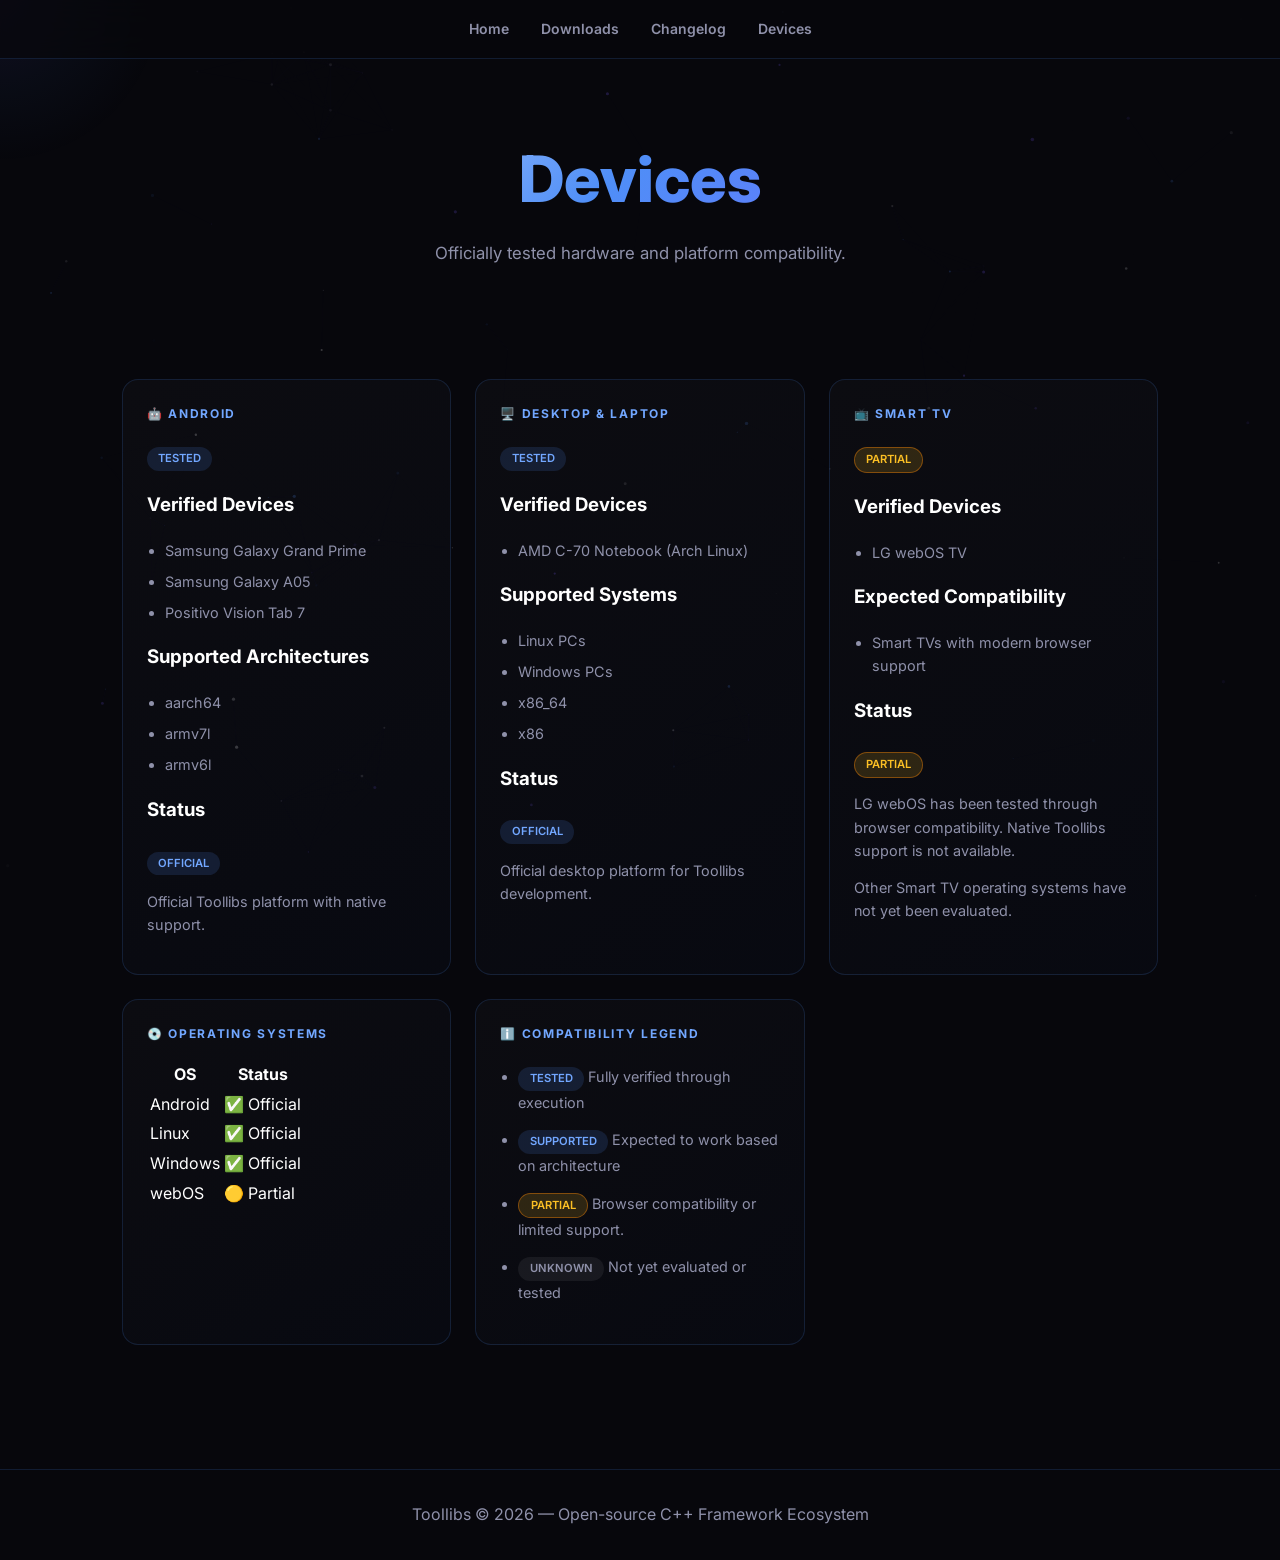
<file: docs/devices.html>
<!DOCTYPE html>
<html lang="en">

<head>

  <meta charset="UTF-8">
  <meta name="viewport" content="width=device-width, initial-scale=1.0">

  <title>Toollibs — Devices & Platform Support</title>

  <meta name="description" content="Explore officially tested devices, supported architectures and platform compatibility for Toollibs.">
  <link rel="canonical" href="https://toolgits.github.io/Toollibs/devices.html">

  <link rel="preconnect" href="https://fonts.googleapis.com">
  <link rel="preconnect" href="https://fonts.gstatic.com" crossorigin>

  <link href="https://fonts.googleapis.com/css2?family=Inter:wght@400;500;600;700;800&display=swap" rel="stylesheet">

  <link rel="stylesheet" href="style-modern.css">


</head>

<body>
  <canvas id="bg"></canvas>
  <div class="cursor-glow" id="glow"></div>

  <nav>
    <a href="index.html">Home</a>
    <a href="downloads.html">Downloads</a>
    <a href="changelog.html">Changelog</a>
    <a href="devices.html">Devices</a>
  </nav>

<div class="page-header">
  <h1>Devices</h1>
  <p>Officially tested hardware and platform compatibility.</p>
</div>

  <main>

    <div class="grid">

      <!-- MOBILE -->
<section>

  <h2>🤖 Android</h2>

  <span class="badge tested">TESTED</span>

  <h3>Verified Devices</h3>
  <ul>
    <li>Samsung Galaxy Grand Prime</li>
    <li>Samsung Galaxy A05</li>
    <li>Positivo Vision Tab 7</li>
  </ul>

  <h3>Supported Architectures</h3>
  <ul>
    <li>aarch64</li>
    <li>armv7l</li>
    <li>armv6l</li>
  </ul>

  <h3>Status</h3>
  <span class="badge compatible">OFFICIAL</span>

  <p>
    Official Toollibs platform with native support.
  </p>

</section>

<section>

  <h2>🖥️ Desktop & Laptop</h2>

  <span class="badge tested">TESTED</span>

  <h3>Verified Devices</h3>
  <ul>
    <li>AMD C-70 Notebook (Arch Linux)</li>
  </ul>

  <h3>Supported Systems</h3>
  <ul>
    <li>Linux PCs</li>
    <li>Windows PCs</li>
    <li>x86_64</li>
    <li>x86</li>
  </ul>

  <h3>Status</h3>
  <span class="badge compatible">OFFICIAL</span>

  <p>
    Official desktop platform for Toollibs development.
  </p>

</section>

      <!-- SMART TV -->
      <section>

        <h2>📺 Smart TV</h2>

        <span class="badge partial">PARTIAL</span>

        <h3>Verified Devices</h3>
        <ul>
          <li>LG webOS TV</li>
        </ul>

        <h3>Expected Compatibility</h3>
        <ul>
          <li>Smart TVs with modern browser support</li>
        </ul>

<h3>Status</h3>

<span class="badge partial">PARTIAL</span>

<p>
LG webOS has been tested through browser compatibility.
Native Toollibs support is not available.
</p>

<p>
Other Smart TV operating systems have not yet been evaluated.
</p>

</section>

<section>

<h2>💿 Operating Systems</h2>

<table>
  <thead>
    <tr>
      <th>OS</th>
      <th>Status</th>
    </tr>
  </thead>

  <tbody>
    <tr>
      <td>Android</td>
      <td>✅ Official</td>
    </tr>

    <tr>
      <td>Linux</td>
      <td>✅ Official</td>
    </tr>

    <tr>
      <td>Windows</td>
      <td>✅ Official</td>
    </tr>

    <tr>
      <td>webOS</td>
      <td>🟡 Partial</td>
    </tr>
  </tbody>
</table>

</section>

      <!-- LEGEND -->
      <section>

        <h2>ℹ️ Compatibility Legend</h2>

        <ul>
          <li><span class="badge tested">TESTED</span> Fully verified through execution</li>
          <li><span class="badge compatible">SUPPORTED</span> Expected to work based on architecture</li>
          <li><span class="badge partial">PARTIAL</span> Browser compatibility or limited support.</li>
          <li><span class="badge unknown">UNKNOWN</span> Not yet evaluated or tested</li>
        </ul>

      </section>

    </div>

  </main>

  <footer>
    <p>Toollibs © 2026 — Open-source C++ Framework Ecosystem</p>
  </footer>

  <script src="system.js"></script>
<script>
  const canvas = document.getElementById('bg');
  const glow = document.getElementById('glow');

  const colors = [
    [79, 142, 247],
    [124, 95, 255],
    [255, 255, 255]
  ];

  if (canvas) {
    const ctx = canvas.getContext('2d');

    let W = 0;
    let H = 0;
    let dots = [];

    function resize() {
      W = canvas.width = window.innerWidth;
      H = canvas.height = window.innerHeight;
    }

    function mkDot() {
      return {
        x: Math.random() * W,
        y: Math.random() * H,
        r: Math.random() * 1.4 + 0.4,
        vx: (Math.random() - 0.5) * 0.3,
        vy: (Math.random() - 0.5) * 0.3,
        a: Math.random(),
        color: colors[Math.floor(Math.random() * colors.length)]
      };
    }

    function initDots() {
      const count = window.innerWidth < 768 ? 55 : 90;
      dots = Array.from({ length: count }, mkDot);
    }

    function drawDots() {
      ctx.clearRect(0, 0, W, H);

      for (let i = 0; i < dots.length; i++) {
        const d = dots[i];

        d.x += d.vx;
        d.y += d.vy;

        if (d.x < 0) d.x = W;
        if (d.x > W) d.x = 0;
        if (d.y < 0) d.y = H;
        if (d.y > H) d.y = 0;

        for (let j = i + 1; j < dots.length; j++) {
          const b = dots[j];

          const dx = d.x - b.x;
          const dy = d.y - b.y;
          const dist = Math.sqrt(dx * dx + dy * dy);

          if (dist < 130) {
            ctx.strokeStyle =
              `rgba(124,95,255,${0.12 * (1 - dist / 130)})`;

            ctx.lineWidth = 0.5;

            ctx.beginPath();
            ctx.moveTo(d.x, d.y);
            ctx.lineTo(b.x, b.y);
            ctx.stroke();
          }
        }

        const [r, g, b] = d.color;

        ctx.fillStyle =
          `rgba(${r},${g},${b},${d.a * 0.6})`;

        ctx.beginPath();
        ctx.arc(d.x, d.y, d.r, 0, Math.PI * 2);
        ctx.fill();
      }

      requestAnimationFrame(drawDots);
    }

    resize();
    initDots();
    drawDots();

    window.addEventListener('resize', () => {
      resize();
      initDots();
    });
  }

if (glow && window.matchMedia('(hover: hover) and (pointer: fine)').matches) {
  function moveGlow(event) {
    glow.style.left = `${event.clientX}px`;
    glow.style.top = `${event.clientY}px`;
    glow.style.opacity = '1';
  }

  window.addEventListener('mousemove', moveGlow);

  window.addEventListener('mouseleave', () => {
    glow.style.opacity = '0';
  });
}

  const cards = document.querySelectorAll('.grid > section');

  if ('IntersectionObserver' in window) {
    const observer = new IntersectionObserver((entries) => {
      entries.forEach((entry) => {
        if (!entry.isIntersecting) return;

        const card = entry.target;
        const index = Array.from(
          card.parentElement.children
        ).indexOf(card);

        setTimeout(() => {
          card.classList.add('visible');
        }, index * 90);

        observer.unobserve(card);
      });
    }, {
      threshold: 0.12
    });

    cards.forEach((card) => {
      observer.observe(card);
    });
  } else {
    cards.forEach((card) => {
      card.classList.add('visible');
    });
  }
</script>
</body>
</html>
</file>
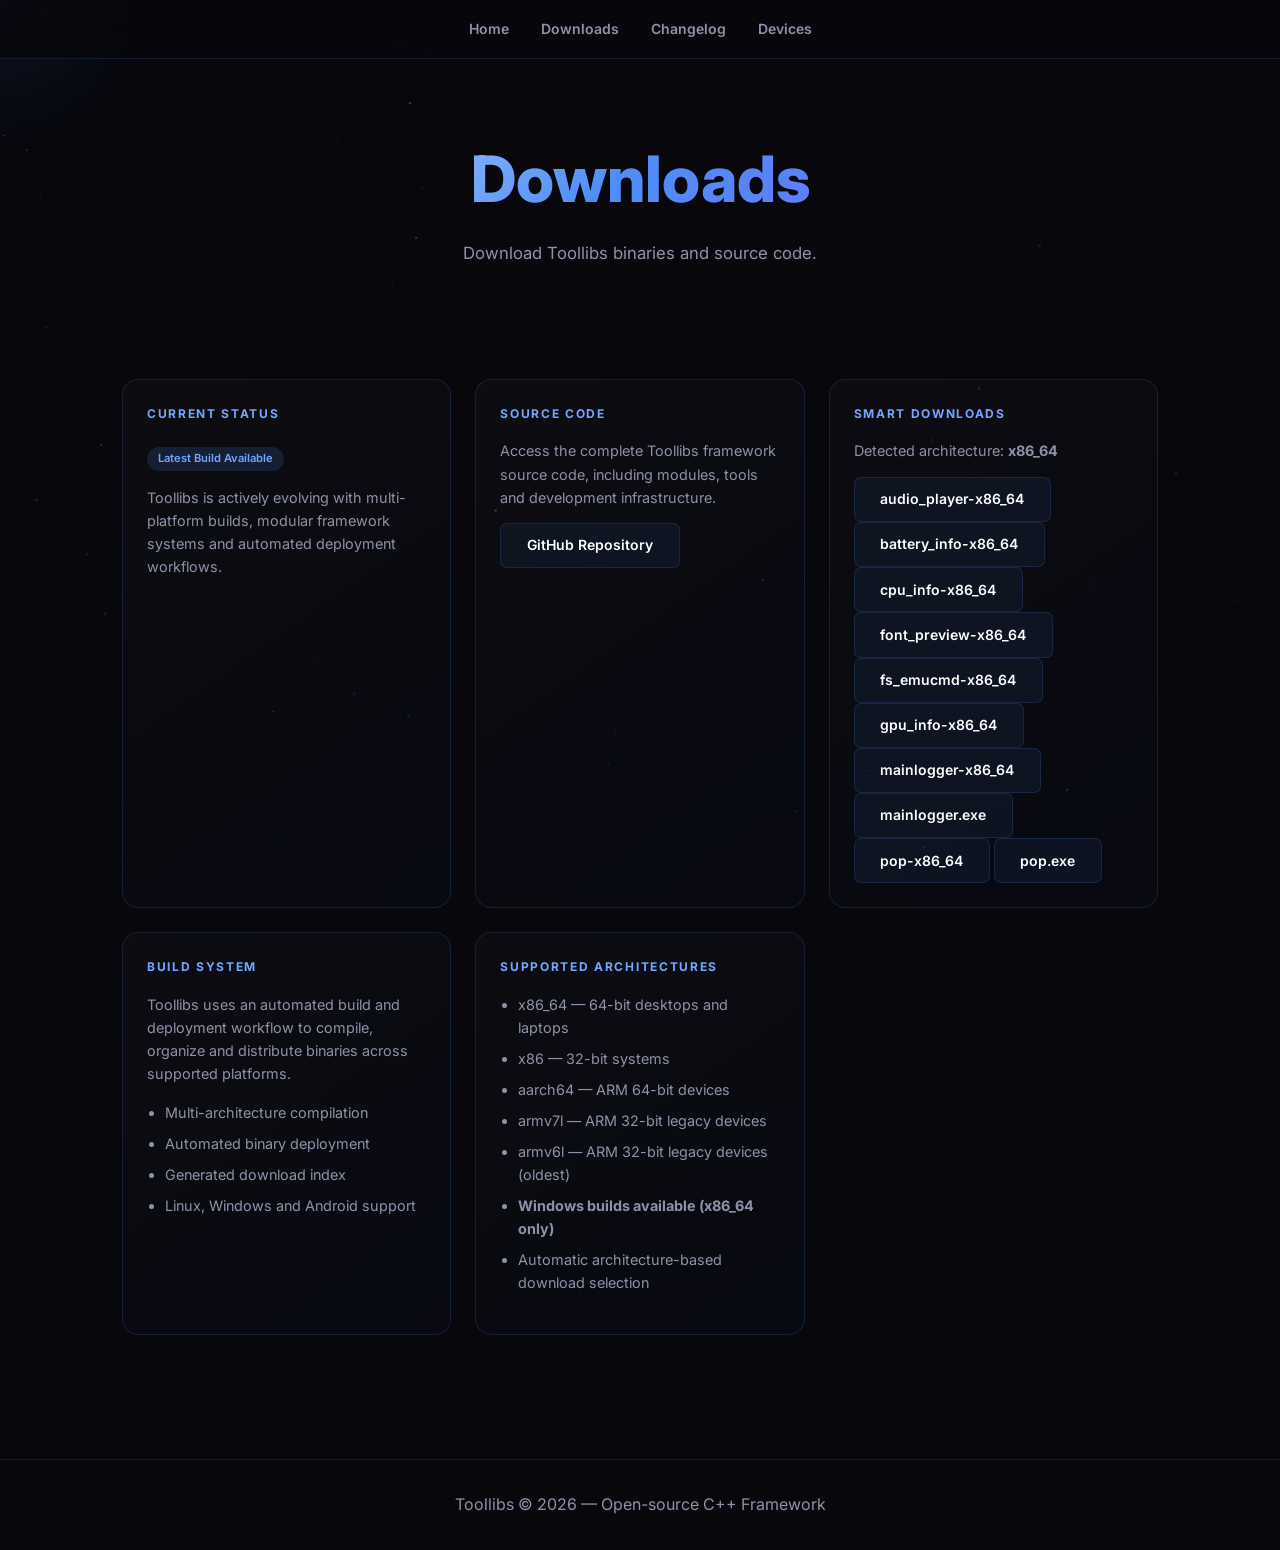
<file: docs/downloads.html>
<!DOCTYPE html>
<html lang="en">

<head>
  <meta charset="UTF-8">
  <meta name="viewport" content="width=device-width, initial-scale=1.0">

  <title>Toollibs — Downloads & Releases</title>
  <meta name="description" content="Download Toollibs binaries and source code with Smart Download, automatically detecting your platform and architecture.">
  <link rel="canonical" href="https://toolgits.github.io/Toollibs/downloads.html">


  <link rel="preconnect" href="https://fonts.googleapis.com">
  <link rel="preconnect" href="https://fonts.gstatic.com" crossorigin>

  <link href="https://fonts.googleapis.com/css2?family=Inter:wght@400;500;600;700;800&display=swap" rel="stylesheet">

 <link rel="stylesheet" href="style-modern.css">

</head>

<body>
  <canvas id="bg"></canvas>
  <div class="cursor-glow" id="glow"></div>

  <nav>
    <a href="index.html">Home</a>
    <a href="downloads.html">Downloads</a>
    <a href="changelog.html">Changelog</a>
    <a href="devices.html">Devices</a>
  </nav>

<div class="page-header">
  <h1>Downloads</h1>
  <p>Download Toollibs binaries and source code.</p>
</div>

  <main>

    <div class="grid">

      <section>
        <h2>Current Status</h2>

<span class="badge tested">Latest Build Available</span>

<p>
  Toollibs is actively evolving with multi-platform builds,
  modular framework systems and automated deployment workflows.
</p>
      </section>

      <section>
        <h2>Source Code</h2>

<p>
  Access the complete Toollibs framework source code,
  including modules, tools and development infrastructure.
</p>

        <a class="button"
           href="https://github.com/ToolGits/Toollibs"
           target="_blank"
           rel="noopener noreferrer">
          GitHub Repository
        </a>
      </section>

      <section>

        <h2>Smart Downloads</h2>

        <p id="archInfo">Detecting compatible builds...</p>

        <div id="downloadsList">Loading builds...</div>

      </section>

<section>

<h2>Build System</h2>

<p>
Toollibs uses an automated build and deployment workflow
to compile, organize and distribute binaries across supported platforms.
</p>

<ul>
  <li>Multi-architecture compilation</li>
  <li>Automated binary deployment</li>
  <li>Generated download index</li>
  <li>Linux, Windows and Android support</li>
</ul>

</section>

      <section>
        <h2>Supported Architectures</h2>

        <ul>
          <li>x86_64 — 64-bit desktops and laptops</li>
          <li>x86 — 32-bit systems</li>
          <li>aarch64 — ARM 64-bit devices</li>
          <li>armv7l — ARM 32-bit legacy devices</li>
          <li>armv6l — ARM 32-bit legacy devices (oldest)</li>
          <li><b>Windows builds available (x86_64 only)</b></li>
          <li>Automatic architecture-based download selection</li>
        </ul>
      </section>

    </div>

  </main>

  <footer>
    <p>Toollibs © 2026 — Open-source C++ Framework</p>
  </footer>

  <script>

    // =========================
    // ARCH DETECTION
    // =========================
function detectArch() {
  const ua = navigator.userAgent.toLowerCase();

  const isAndroid = ua.includes("android");

  if (ua.includes("arm64") || ua.includes("aarch64"))
    return "aarch64";

  if (ua.includes("armeabi-v7a") || ua.includes("armv7"))
    return "armv7l";

  if (ua.includes("armeabi") || ua.includes("armv6"))
    return "armv6l";

  if (ua.includes("i386") || ua.includes("i686"))
    return "x86";

  if (ua.includes("x86_64") || ua.includes("amd64") || ua.includes("win64"))
    return "x86_64";

  if (isAndroid)
    return "android";

  return "unknown";
}

    // =========================
    // LOAD DOWNLOADS
    // =========================
    async function loadDownloads() {

      const container = document.getElementById("downloadsList");
      const archInfo = document.getElementById("archInfo");

      const arch = detectArch();

archInfo.innerHTML =
  arch === "android"
    ? "Detected platform: <b>Android</b> — showing ARM builds"
    : arch === "unknown"
      ? "Architecture: unknown — showing all builds"
      : `Detected architecture: <b>${arch}</b>`;

      try {
        const res = await fetch("./downloads/index.json");
        const files = await res.json();

        let html = "<div class='download-grid'>";

        for (const file of files) {

          if (file === "index.json") continue;

          let show = false;

if (arch === "unknown") {

  show = true;

} else if (arch === "android") {

  show =
    file.endsWith("-aarch64") ||
    file.endsWith("-armv7l") ||
    file.endsWith("-armv6l");

} else if (arch === "arm") {

  show =
    file.endsWith("-aarch64") ||
    file.endsWith("-armv7l") ||
    file.endsWith("-armv6l");

} else {

  const isLinux = file.endsWith(`-${arch}`);
  const isWindows = file.toLowerCase().endsWith(".exe");

  show = isLinux || isWindows;
}

          if (!show) continue;

          html += `
            <a class="button" href="downloads/${file}" download>
              ${file}
            </a>
          `;
        }

if (html === "<div class='download-grid'>")
{
    html += "<p>No compatible builds found.</p>";
}

        html += "</div>";

        container.innerHTML = html;

      } catch (e) {
        console.error(e);
        container.innerHTML = "Failed to load downloads.";
      }
    }

    loadDownloads();

  </script>

  <!-- SYSTEM CONTROL LAYER -->
  <script src="system.js"></script>
<script>
  const canvas = document.getElementById('bg');
  const glow = document.getElementById('glow');

  const colors = [
    [79, 142, 247],
    [124, 95, 255],
    [255, 255, 255]
  ];

  if (canvas) {
    const ctx = canvas.getContext('2d');

    let W = 0;
    let H = 0;
    let dots = [];

    function resize() {
      W = canvas.width = window.innerWidth;
      H = canvas.height = window.innerHeight;
    }

    function mkDot() {
      return {
        x: Math.random() * W,
        y: Math.random() * H,
        r: Math.random() * 1.4 + 0.4,
        vx: (Math.random() - 0.5) * 0.3,
        vy: (Math.random() - 0.5) * 0.3,
        a: Math.random(),
        color: colors[Math.floor(Math.random() * colors.length)]
      };
    }

    function initDots() {
      const count = window.innerWidth < 768 ? 55 : 90;
      dots = Array.from({ length: count }, mkDot);
    }

    function drawDots() {
      ctx.clearRect(0, 0, W, H);

      for (let i = 0; i < dots.length; i++) {
        const d = dots[i];

        d.x += d.vx;
        d.y += d.vy;

        if (d.x < 0) d.x = W;
        if (d.x > W) d.x = 0;
        if (d.y < 0) d.y = H;
        if (d.y > H) d.y = 0;

        for (let j = i + 1; j < dots.length; j++) {
          const b = dots[j];

          const dx = d.x - b.x;
          const dy = d.y - b.y;
          const dist = Math.sqrt(dx * dx + dy * dy);

          if (dist < 130) {
            ctx.strokeStyle =
              `rgba(124,95,255,${0.12 * (1 - dist / 130)})`;

            ctx.lineWidth = 0.5;

            ctx.beginPath();
            ctx.moveTo(d.x, d.y);
            ctx.lineTo(b.x, b.y);
            ctx.stroke();
          }
        }

        const [r, g, b] = d.color;

        ctx.fillStyle =
          `rgba(${r},${g},${b},${d.a * 0.6})`;

        ctx.beginPath();
        ctx.arc(d.x, d.y, d.r, 0, Math.PI * 2);
        ctx.fill();
      }

      requestAnimationFrame(drawDots);
    }

    resize();
    initDots();
    drawDots();

    window.addEventListener('resize', () => {
      resize();
      initDots();
    });
  }

if (glow && window.matchMedia('(hover: hover) and (pointer: fine)').matches) {
  function moveGlow(event) {
    glow.style.left = `${event.clientX}px`;
    glow.style.top = `${event.clientY}px`;
    glow.style.opacity = '1';
  }

  window.addEventListener('mousemove', moveGlow);

  window.addEventListener('mouseleave', () => {
    glow.style.opacity = '0';
  });
}

  const cards = document.querySelectorAll('.grid > section');

  if ('IntersectionObserver' in window) {
    const observer = new IntersectionObserver((entries) => {
      entries.forEach((entry) => {
        if (!entry.isIntersecting) return;

        const card = entry.target;
        const index = Array.from(
          card.parentElement.children
        ).indexOf(card);

        setTimeout(() => {
          card.classList.add('visible');
        }, index * 90);

        observer.unobserve(card);
      });
    }, {
      threshold: 0.12
    });

    cards.forEach((card) => {
      observer.observe(card);
    });
  } else {
    cards.forEach((card) => {
      card.classList.add('visible');
    });
  }
</script>
</body>
</html>
</file>
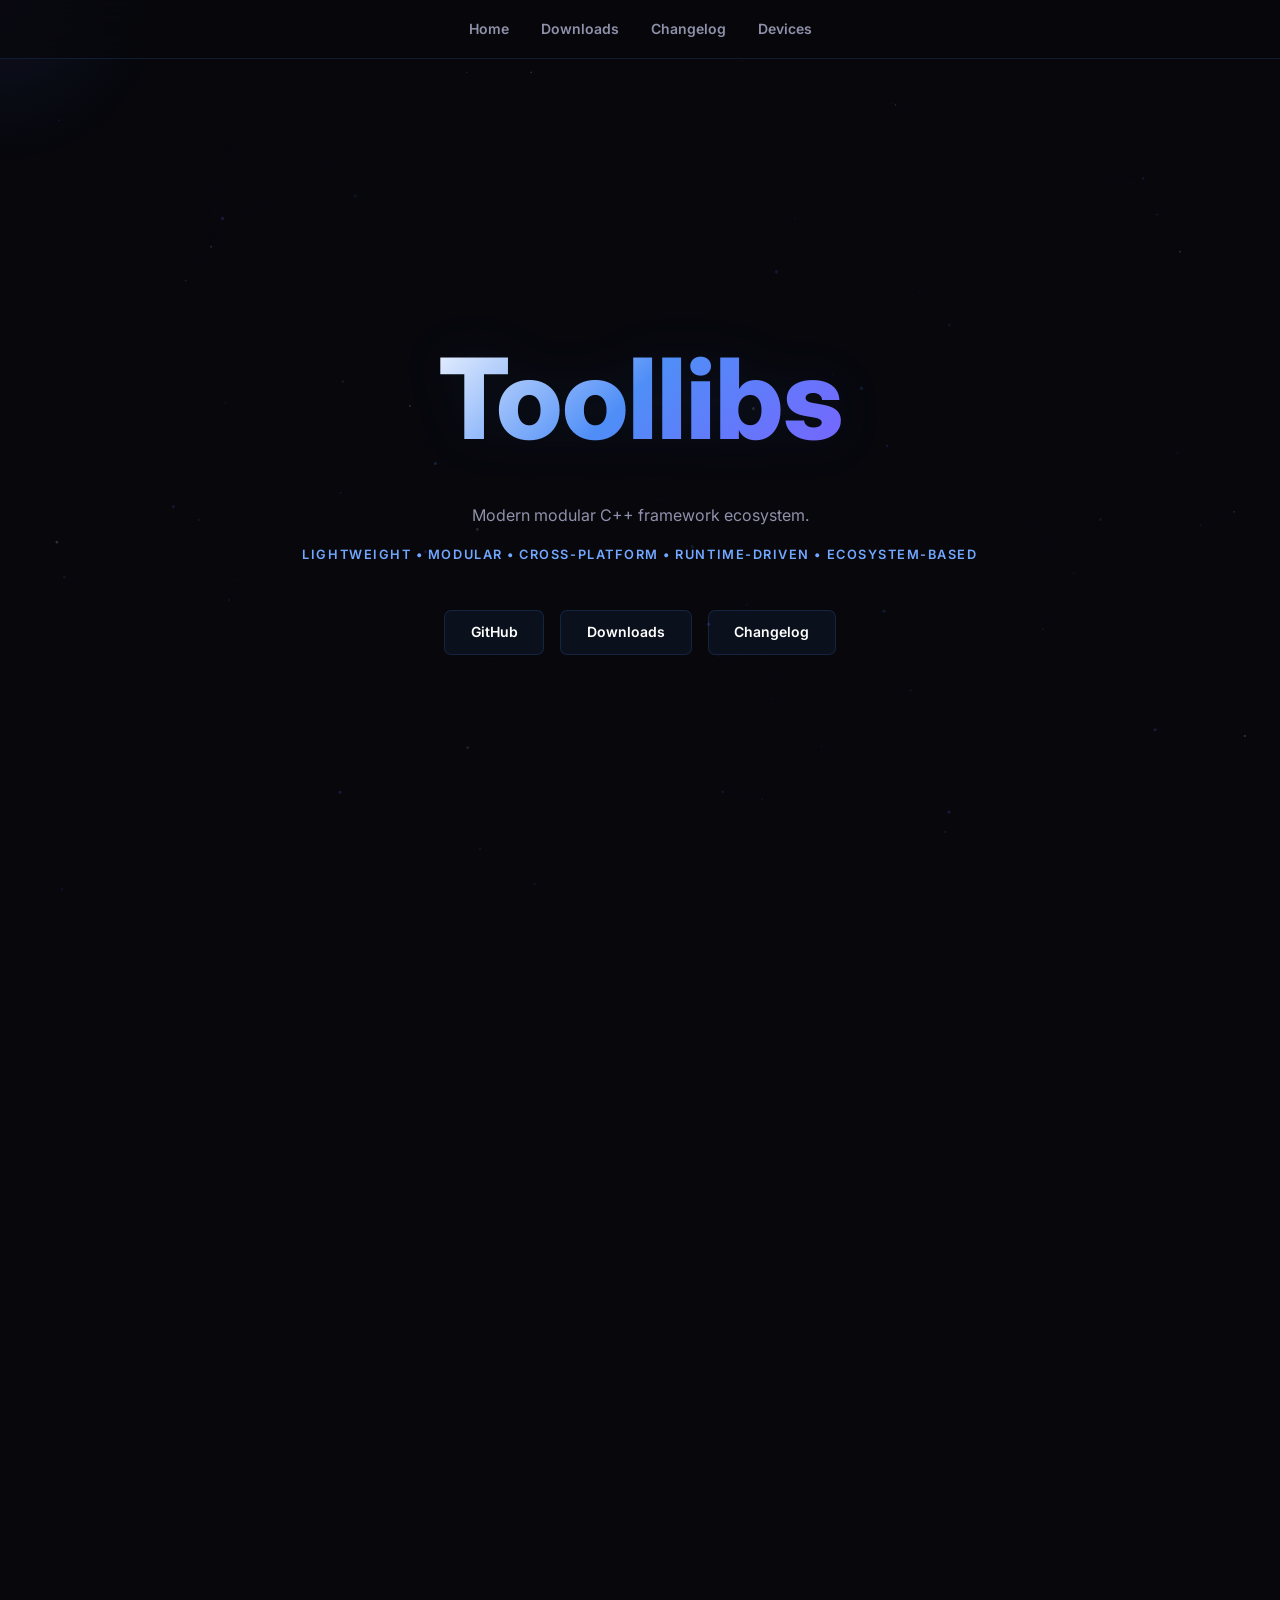
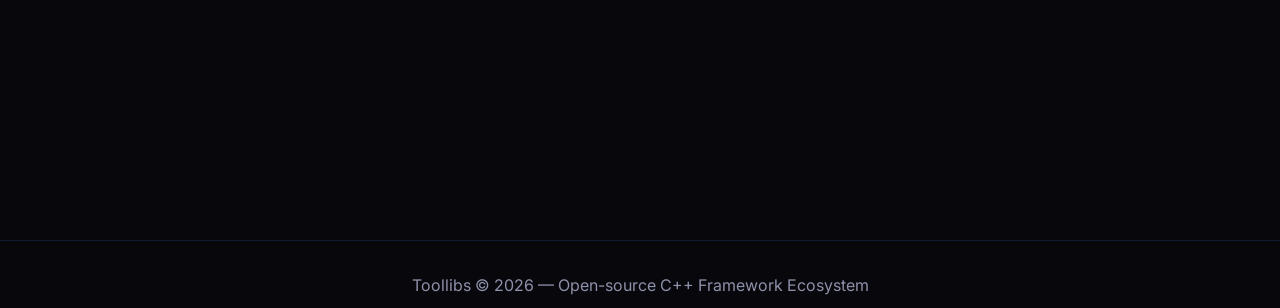
<file: docs/maintenance.html>
<!DOCTYPE html>
<html lang="en">

<head>

  <meta charset="UTF-8">

  <meta name="viewport" content="width=device-width, initial-scale=1.0">

  <title>Toollibs — System Status</title>

  <meta
    name="description"
    content="Toollibs system status and service availability."
  >

  <link rel="stylesheet" href="style-modern.css">

</head>

<body>

  <main class="container">

    <section class="card" style="text-align:center;">

      <h1 id="title">Loading...</h1>

      <p
        id="desc"
        style="margin-top:10px; color:#8b949e;"
      ></p>

      <p
        id="code"
        style="margin-top:8px; color:#8b949e;"
      ></p>

      <button
        class="button"
        onclick="goHome()"
        style="margin-top:20px;"
      >
        Return Home
      </button>

    </section>

  </main>

<script>

async function loadStatus() {

  const title = document.getElementById("title");
  const desc = document.getElementById("desc");
  const code = document.getElementById("code");

  try {

    const res = await fetch("maintenance.json");

    if (!res.ok) {
      throw new Error("Failed to load system status.");
    }

    const data = await res.json();

    const mode = data.active;

    /*
     * NORMAL MODE
     * Return to the main website.
     */

    if (mode === "normal") {

      window.location.href = "index.html";
      return;

    }

    /*
     * Resolve the active status dynamically.
     */

    const status = data[mode];

    if (!status) {

      title.textContent = "⚠️ Unknown Status";

      desc.textContent =
        "The current system status is unknown.";

      code.textContent = "";

      return;

    }

    /*
     * Status title.
     */

    if (status.mode === "degraded") {

      title.textContent = "🟡 Degraded Mode";

    } else {

      title.textContent = "🔴 Maintenance Mode";

    }

    /*
     * Status information.
     */

    desc.textContent =
      status.reason || "No additional information available.";

    /*
     * HTTP status code.
     */

    code.textContent =
      status.code ? `HTTP ${status.code}` : "";

  }

  catch (error) {

    console.error(error);

    title.textContent = "⚠️ Status Unavailable";

    desc.textContent =
      "Unable to retrieve the current system status.";

    code.textContent = "";

  }

}


/*
 * Return to the Toollibs homepage.
 */

function goHome() {

  window.location.href = "index.html";

}


loadStatus();

</script>

</body>

</html>
</file>
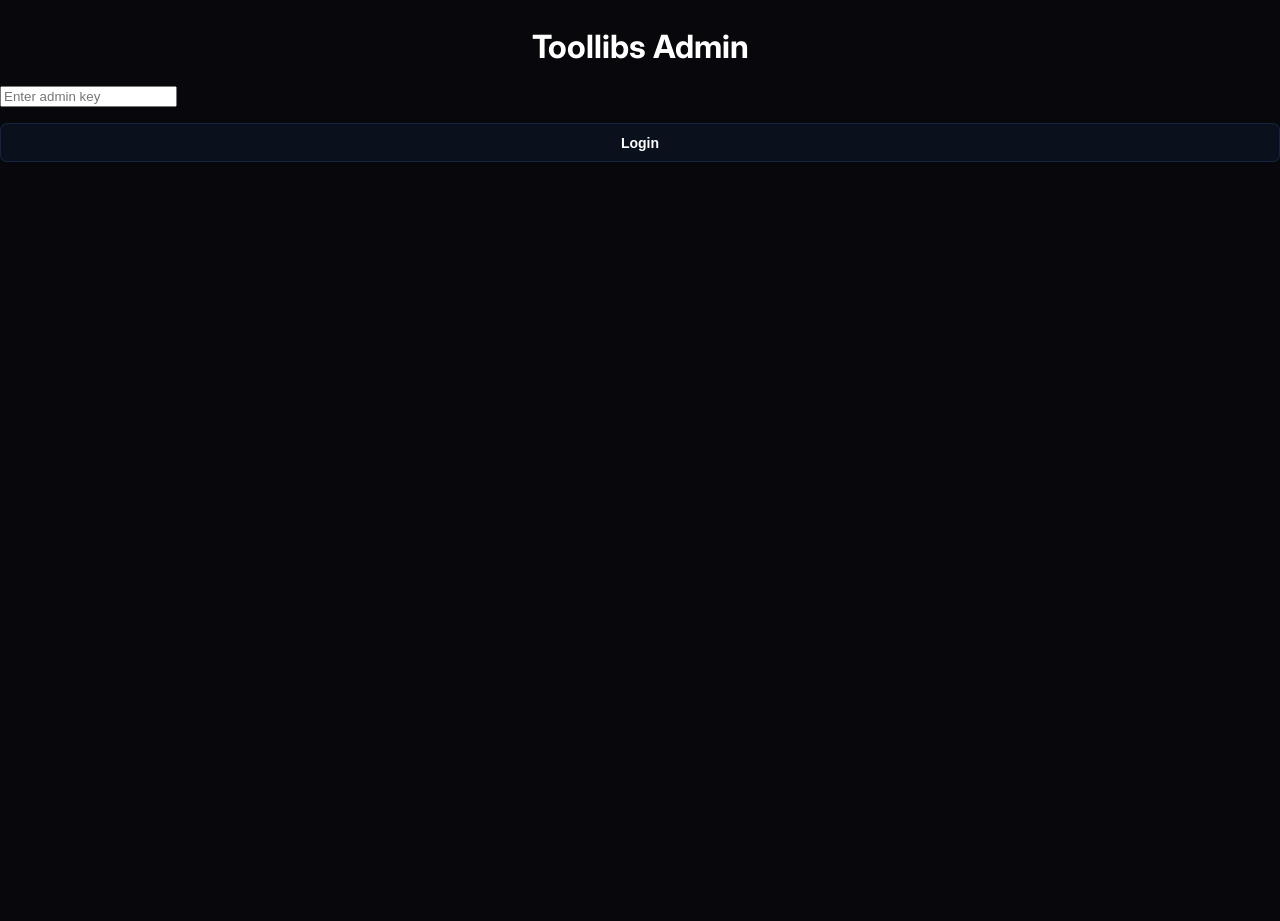
<file: docs/panel.html>
<!DOCTYPE html><html lang="en">
<head><meta charset="UTF-8"><meta name="viewport"
content="width=device-width, initial-scale=1.0">

<title>Toollibs Panel</title><link rel="preconnect"
      href="https://fonts.googleapis.com"><link rel="preconnect"
      href="https://fonts.gstatic.com"
      crossorigin><link href="https://fonts.googleapis.com/css2?family=Inter:wght@400;500;600;700;800&display=swap"
      rel="stylesheet"><link rel="stylesheet"
      href="style-modern.css"></head><body><nav><a href="index.html">Home</a>
<a href="downloads.html">Downloads</a>
<a href="devices.html">Devices</a>
<a href="changelog.html">Changelog</a>

</nav><header><h1>Toollibs Control Panel</h1><p>
Administrative dashboard for Toollibs.
</p></header><main><div class="grid"><section><h2>System Status</h2><p id="systemStatus">
Loading...
</p><p id="systemCode">
Loading...
</p></section><section><h2>Registered Devices</h2><p id="deviceCount">
Loading...
</p></section><section><h2>Administration</h2><button onclick="logout()">
Logout
</button></section><section><h2>Server Information</h2><p>
ToollibsServer API
</p><p id="serverStatus">
Checking...
</p></section><section><h2>Registered Devices List</h2><div id="deviceList">
Loading devices...
</div></section></div></main><footer><p>
Toollibs © 2026
</p></footer><script src="system.js"></script><script>

function checkAuth() {

  const session =
    JSON.parse(
      localStorage.getItem(
        "toollibs_admin"
      )
    );

  if (!session || !session.auth) {

    window.location.href =
      "admin.html";

    return;
  }

  const limit =
    1000 * 60 * 30;

  if (
    Date.now() -
    session.time >
    limit
  ) {

    localStorage.removeItem(
      "toollibs_admin"
    );

    window.location.href =
      "admin.html";
  }
}

function logout() {

  localStorage.removeItem(
    "toollibs_admin"
  );

  window.location.href =
    "admin.html";
}

async function loadSystemStatus() {

  try {

    const res =
      await fetch(
        "./maintenance.json",
        {
          cache: "no-store"
        }
      );

    const data =
      await res.json();

    document
      .getElementById(
        "systemStatus"
      )
      .innerText =
      "Mode: " +
      data.mode;

    document
      .getElementById(
        "systemCode"
      )
      .innerText =
      "Code: " +
      (
        data.code ||
        "None"
      );

  } catch {

    document
      .getElementById(
        "systemStatus"
      )
      .innerText =
      "Unknown";

    document
      .getElementById(
        "systemCode"
      )
      .innerText =
      "Unavailable";
  }
}

async function loadDevices() {

  try {

    const res =
      await fetch(
        "http://192.168.1.19:3000/stats"
      );

    const data =
      await res.json();

    document
      .getElementById(
        "deviceCount"
      )
      .innerText =
      data.devices;

    document
      .getElementById(
        "serverStatus"
      )
      .innerText =
      "Online";

    let html = "";

    for (
      const device
      of data.list
    ) {

      const date =
        new Date(
          device.firstSeen
        )
        .toLocaleString();

      html += `

      <div class="device-card">

      <b>ID</b><br>
      ${device.id}

      <br><br>

      <b>Platform</b><br>
      ${device.platform || "Unknown"}

      <br><br>

      <b>First Seen</b><br>
      ${date}

      </div>

      `;
    }

    document
      .getElementById(
        "deviceList"
      )
      .innerHTML =
      html;

  } catch {

    document
      .getElementById(
        "serverStatus"
      )
      .innerText =
      "Offline";

    document
      .getElementById(
        "deviceList"
      )
      .innerHTML =
      "Failed to load devices.";
  }
}

checkAuth();

loadSystemStatus();

loadDevices();

setInterval(
  loadSystemStatus,
  10000
);

setInterval(
  loadDevices,
  10000
);

</script></body>
</html>
</file>
<file: docs/style-modern.css>
/* =========================================
     TOOLLIBS MODERN UI SYSTEM
========================================= */

/* =========================
   ROOT / DESIGN TOKENS
========================= */

:root {
  --bg: #07070c;
  --bg2: #0d0d16;
  --surface: #11111c;
  --surface2: #171725;

  --text: #ffffff;
  --text-soft: #e8e8f0;
  --muted: #8f91aa;

  --blue: #4f8ef7;
  --blue-light: #72a7ff;

  --purple: #7c5fff;
  --purple-light: #9b87ff;

  --gradient: linear-gradient(
    135deg,
    #ffffff 0%,
    var(--blue) 48%,
    var(--purple) 100%
  );

  --border: rgba(79, 142, 247, 0.16);
  --border-strong: rgba(124, 95, 255, 0.45);

  --glass: rgba(7, 7, 12, 0.72);
  --glass-light: rgba(255, 255, 255, 0.035);

  --green: #4ade80;
  --yellow: #fbbf24;
  --red: #f87171;

  --radius: 12px;
  --radius-small: 7px;
  --radius-large: 16px;

  --transition: 0.25s ease;

  --content-width: 1100px;
}


/* =========================
   RESET
========================= */

*,
*::before,
*::after {
  box-sizing: border-box;
}

html {
  scroll-behavior: smooth;
}

body {
  margin: 0;
  min-height: 100vh;

  background: var(--bg);
  color: var(--text);

  font-family: "Inter", sans-serif;
  line-height: 1.6;

  overflow-x: hidden;
}


/* =========================
   SELECTION
========================= */

::selection {
  background: var(--purple);
  color: #ffffff;
}


/* =========================
   SCROLLBAR
========================= */

::-webkit-scrollbar {
  width: 10px;
}

::-webkit-scrollbar-track {
  background: var(--bg2);
}

::-webkit-scrollbar-thumb {
  background: linear-gradient(
    180deg,
    var(--blue),
    var(--purple)
  );

  border-radius: 10px;
}

::-webkit-scrollbar-thumb:hover {
  background: var(--purple);
}


/* =========================
   BACKGROUND SYSTEM
========================= */

canvas#bg {
  position: fixed;
  inset: 0;

  width: 100%;
  height: 100%;

  z-index: 0;
  pointer-events: none;

  opacity: 0.35;
}

.cursor-glow {
  position: fixed;

  width: 320px;
  height: 320px;

  border-radius: 50%;

  pointer-events: none;
  z-index: 0;

  background:
    radial-gradient(
      circle,
      rgba(124, 95, 255, 0.09),
      rgba(79, 142, 247, 0.04) 40%,
      transparent 72%
    );

  transform: translate(-50%, -50%);
}

@media (hover: none) and (pointer: coarse) {
  .cursor-glow {
    display: none;
  }
}

/* =========================
   NAVIGATION
========================= */

nav {
  position: fixed;

  top: 0;
  left: 0;
  right: 0;

  display: flex;
  justify-content: center;
  align-items: center;

  gap: 2rem;

  padding: 1.1rem 2.5rem;

  background: var(--glass);

  backdrop-filter: blur(18px);
  -webkit-backdrop-filter: blur(18px);

  border-bottom: 1px solid var(--border);

  z-index: 1000;
}

nav a {
  position: relative;

  color: var(--muted);

  text-decoration: none;

  font-size: 0.875rem;
  font-weight: 600;

  transition:
    color var(--transition),
    transform var(--transition);
}

nav a::after {
  content: "";

  position: absolute;

  left: 50%;
  bottom: -7px;

  width: 0;
  height: 2px;

  border-radius: 2px;

  background: var(--gradient);

  transform: translateX(-50%);

  transition: width var(--transition);
}

nav a:hover {
  color: var(--text);
}

nav a:hover::after {
  width: 100%;
}


/* =========================
   HERO
========================= */

.hero {
  min-height: 100vh;

  display: flex;
  flex-direction: column;

  align-items: center;
  justify-content: center;

  text-align: center;

  padding: 8rem 2rem 4rem;

  position: relative;
  z-index: 1;
}

.hero h1 {
  margin: 0;

  font-size: clamp(3.5rem, 10vw, 7rem);
  font-weight: 800;

  background: var(--gradient);

  -webkit-background-clip: text;
  background-clip: text;

  -webkit-text-fill-color: transparent;

  filter:
    drop-shadow(0 0 24px rgba(79, 142, 247, 0.08));
}

.subtitle {
  max-width: 600px;

  margin: 15px auto 0;

  color: var(--muted);

  line-height: 1.6;
}

.tagline {
  margin-top: 1rem;

  color: var(--blue-light);

  font-size: 0.8rem;
  font-weight: 600;

  letter-spacing: 0.12em;

  text-transform: uppercase;
}


/* =========================
   PAGE HEADER
========================= */

.page-header {
  position: relative;
  z-index: 1;

  text-align: center;

  padding: 8rem 2rem 3rem;
}

.page-header h1 {
  margin: 0 0 10px;

  font-size: clamp(2.5rem, 6vw, 4rem);
  font-weight: 800;

  background: var(--gradient);

  -webkit-background-clip: text;
  background-clip: text;

  -webkit-text-fill-color: transparent;
}

.page-header p {
  max-width: 700px;

  margin: 0 auto;

  color: var(--muted);

  font-size: 1.05rem;
  line-height: 1.6;
}


/* =========================
   HERO BUTTONS
========================= */

.hero-buttons {
  margin-top: 2rem;

  display: flex;
  justify-content: center;
  align-items: center;

  gap: 1rem;

  flex-wrap: wrap;
}


/* =========================
   BUTTONS
========================= */

.button {
  display: inline-block;

  padding: 0.65rem 1.6rem;

  border-radius: var(--radius-small);

  color: var(--text);

  background: rgba(79, 142, 247, 0.07);

  border: 1px solid var(--border);

  text-decoration: none;

  font-size: 0.875rem;
  font-weight: 600;

  transition:
    transform var(--transition),
    border-color var(--transition),
    background var(--transition),
    box-shadow var(--transition);
}

.button:hover {
  transform: translateY(-2px);

  border-color: var(--border-strong);

  background:
    linear-gradient(
      135deg,
      rgba(79, 142, 247, 0.12),
      rgba(124, 95, 255, 0.12)
    );

  box-shadow:
    0 8px 30px rgba(79, 142, 247, 0.08);
}

.button.primary {
  color: #ffffff;

  background:
    linear-gradient(
      135deg,
      var(--blue),
      var(--purple)
    );

  border-color: transparent;
}

.button.primary:hover {
  background:
    linear-gradient(
      135deg,
      var(--purple),
      var(--blue)
    );

  box-shadow:
    0 8px 30px rgba(124, 95, 255, 0.2);
}

.button.secondary {
  background: rgba(255, 255, 255, 0.03);
}


/* =========================
   MAIN
========================= */

main {
  position: relative;
  z-index: 1;

  width: 100%;
  max-width: var(--content-width);

  margin: 0 auto;

  padding: 4rem 2rem;
}


/* =========================
   GRID
========================= */

.grid {
  display: grid;

  grid-template-columns:
    repeat(auto-fit, minmax(280px, 1fr));

  gap: 1.5rem;
}


/* =========================
   CARDS
========================= */

.grid > section {
  background:
    linear-gradient(
      145deg,
      rgba(255, 255, 255, 0.025),
      rgba(79, 142, 247, 0.025)
    );

  border: 1px solid var(--border);

  border-radius: var(--radius-large);

  padding: 1.5rem;

  transition:
    transform var(--transition),
    border-color var(--transition),
    background var(--transition),
    box-shadow var(--transition);

  opacity: 0;

  transform: translateY(20px);
}

.grid > section.visible {
  opacity: 1;
  transform: translateY(0);
}

.grid > section:hover {
  transform: translateY(-4px);

  border-color: var(--border-strong);

  background:
    linear-gradient(
      145deg,
      rgba(79, 142, 247, 0.05),
      rgba(124, 95, 255, 0.05)
    );

  box-shadow:
    0 12px 40px rgba(0, 0, 0, 0.2);
}


/* =========================
   CARD HEADINGS
========================= */

.grid > section h2 {
  margin: 0 0 1rem;

  font-size: 0.75rem;
  font-weight: 700;

  letter-spacing: 0.14em;

  text-transform: uppercase;

  color: var(--blue-light);
}


/* =========================
   TYPOGRAPHY
========================= */

h1,
h2,
h3 {
  font-weight: 700;
}

p {
  color: var(--muted);
}

strong {
  color: var(--text);
}


/* =========================
   LISTS
========================= */

ul {
  padding-left: 18px;

  color: var(--muted);
}

li {
  margin-bottom: 8px;
}


/* =========================
   CARD TEXT
========================= */

.grid > section p,
.grid > section li {
  color: var(--muted);

  font-size: 0.9rem;

  line-height: 1.6;
}


/* =========================
   BADGES
========================= */

.badge {
  display: inline-block;

  padding: 0.25rem 0.7rem;

  margin-top: 8px;

  border-radius: 999px;

  font-size: 0.7rem;
  font-weight: 600;

  line-height: 1.4;
}

.badge.stable {
  background: rgba(74, 222, 128, 0.15);
  color: var(--green);
}

.badge.tested {
  background: rgba(79, 142, 247, 0.15);
  color: var(--blue-light);
}

.badge.compatible {
  background: rgba(79, 142, 247, 0.15);
  color: var(--blue-light);
}

.badge.unknown {
  background: rgba(255, 255, 255, 0.06);
  color: var(--muted);
}

.badge.new {
  background: rgba(74, 222, 128, 0.15);
  color: var(--green);
}

.badge.planned {
  background: rgba(251, 191, 36, 0.15);
  color: var(--yellow);
}

.badge.partial {
  background: rgba(251, 191, 36, 0.15);
  color: var(--yellow);

  border: 1px solid rgba(217, 119, 6, 0.5);
}


/* =========================
   CHANGELOG
========================= */

.changelog-card {
  margin-bottom: 18px;

  overflow: hidden;

  border-radius: var(--radius);

  border: 1px solid var(--border);

  background: var(--surface);

  transition:
    border-color var(--transition),
    box-shadow var(--transition);
}

.changelog-card:hover {
  border-color: var(--border-strong);

  box-shadow:
    0 10px 35px rgba(0, 0, 0, 0.18);
}

.changelog-header {
  display: flex;

  justify-content: space-between;
  align-items: center;

  padding: 16px;

  cursor: pointer;

  background: var(--glass-light);

  transition: background var(--transition);
}

.changelog-header:hover {
  background:
    linear-gradient(
      90deg,
      rgba(79, 142, 247, 0.08),
      rgba(124, 95, 255, 0.08)
    );
}

.changelog-content {
  max-height: 0;

  overflow: hidden;

  opacity: 0;

  transform: translateY(-6px);

  transition:
    max-height 0.3s ease,
    opacity 0.3s ease,
    transform 0.3s ease;
}

.changelog-card.open .changelog-content {
  max-height: 2000px;

  opacity: 1;

  transform: translateY(0);
}

.changelog-content p,
.changelog-content li {
  color: var(--muted);

  line-height: 1.6;
}

.changelog-content ul {
  padding:
    1rem
    1.5rem
    1rem
    2.5rem;
}


/* =========================
   FOOTER
========================= */

footer {
  position: relative;
  z-index: 1;

  margin-top: 60px;

  padding: 2rem;

  text-align: center;

  color: var(--muted);

  border-top: 1px solid var(--border);
}

footer p {
  margin: 0;

  color: var(--muted);
}


/* =========================
   LINKS
========================= */

a {
  color: var(--blue-light);

  transition: color var(--transition);
}

a:hover {
  color: var(--purple-light);
}


/* =========================
   RESPONSIVE
========================= */

@media (max-width: 768px) {

  nav {
    gap: 12px;

    padding: 1rem;

    flex-wrap: wrap;
  }

  nav a {
    font-size: 0.8rem;
  }

  .hero {
    padding: 7rem 1.5rem 3rem;
  }

  .hero h1 {
    font-size: 3rem;
  }

  .subtitle {
    font-size: 0.95rem;
  }

  .tagline {
    font-size: 0.7rem;
    letter-spacing: 0.08em;
  }

  .page-header {
    padding: 7rem 1.5rem 2.5rem;
  }

  .page-header h1 {
    font-size: 2.5rem;
  }

  .page-header p {
    font-size: 0.95rem;
  }

  main {
    padding: 3rem 1rem;
  }

  .grid {
    grid-template-columns: 1fr;
    gap: 1rem;
  }

  .grid > section {
    padding: 1.25rem;
  }

  .hero-buttons {
    gap: 0.5rem;
  }

  .button {
    padding: 0.6rem 1.25rem;
  }
}


/* =========================
   SMALL MOBILE
========================= */

@media (max-width: 480px) {

  nav {
    gap: 8px;
  }

  nav a {
    font-size: 0.75rem;
  }

  .hero h1 {
    font-size: 2.5rem;
  }

  .tagline {
    line-height: 1.5;
  }

  .button {
    width: 100%;
    text-align: center;
  }
}


/* =========================
   REDUCED MOTION
========================= */

@media (prefers-reduced-motion: reduce) {

  html {
    scroll-behavior: auto;
  }

  *,
  *::before,
  *::after {
    transition-duration: 0.01ms !important;
    animation-duration: 0.01ms !important;
    animation-iteration-count: 1 !important;
  }

  .grid > section {
    opacity: 1;
    transform: none;
  }
}
</file>
